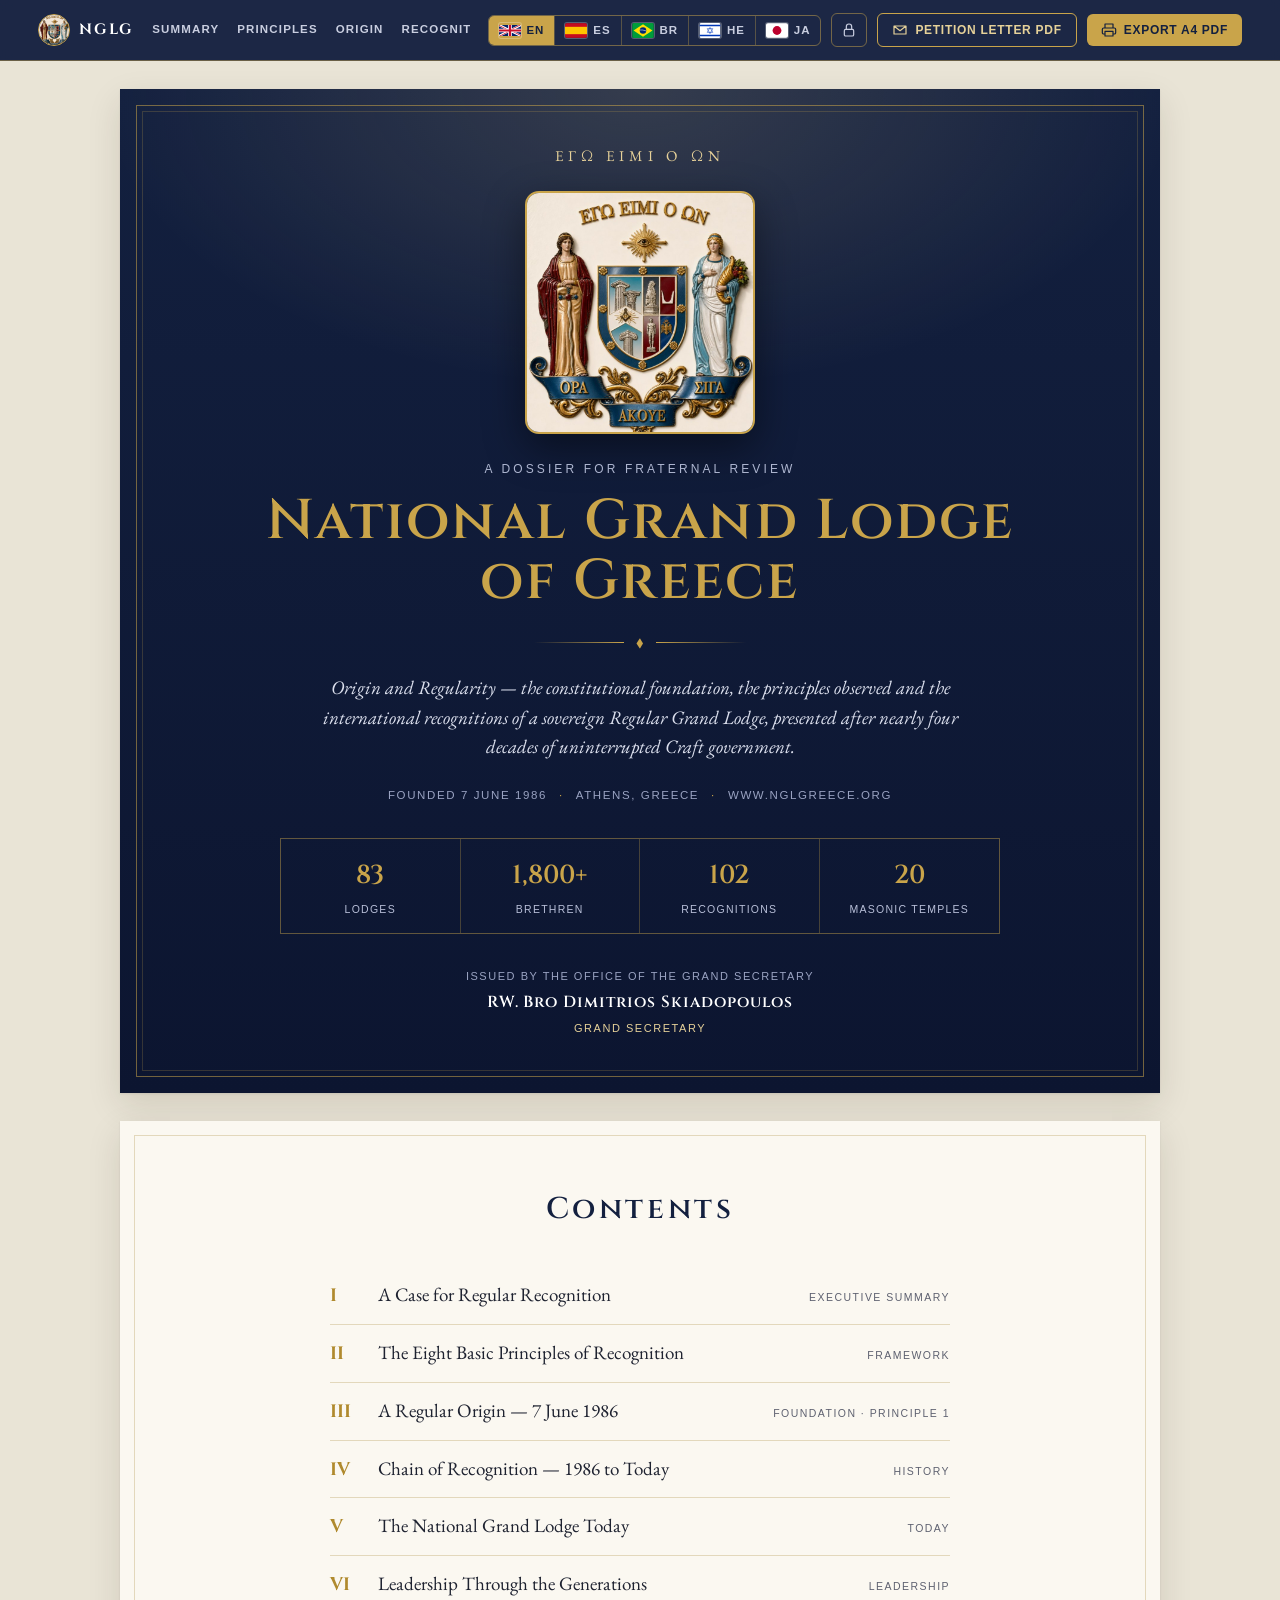
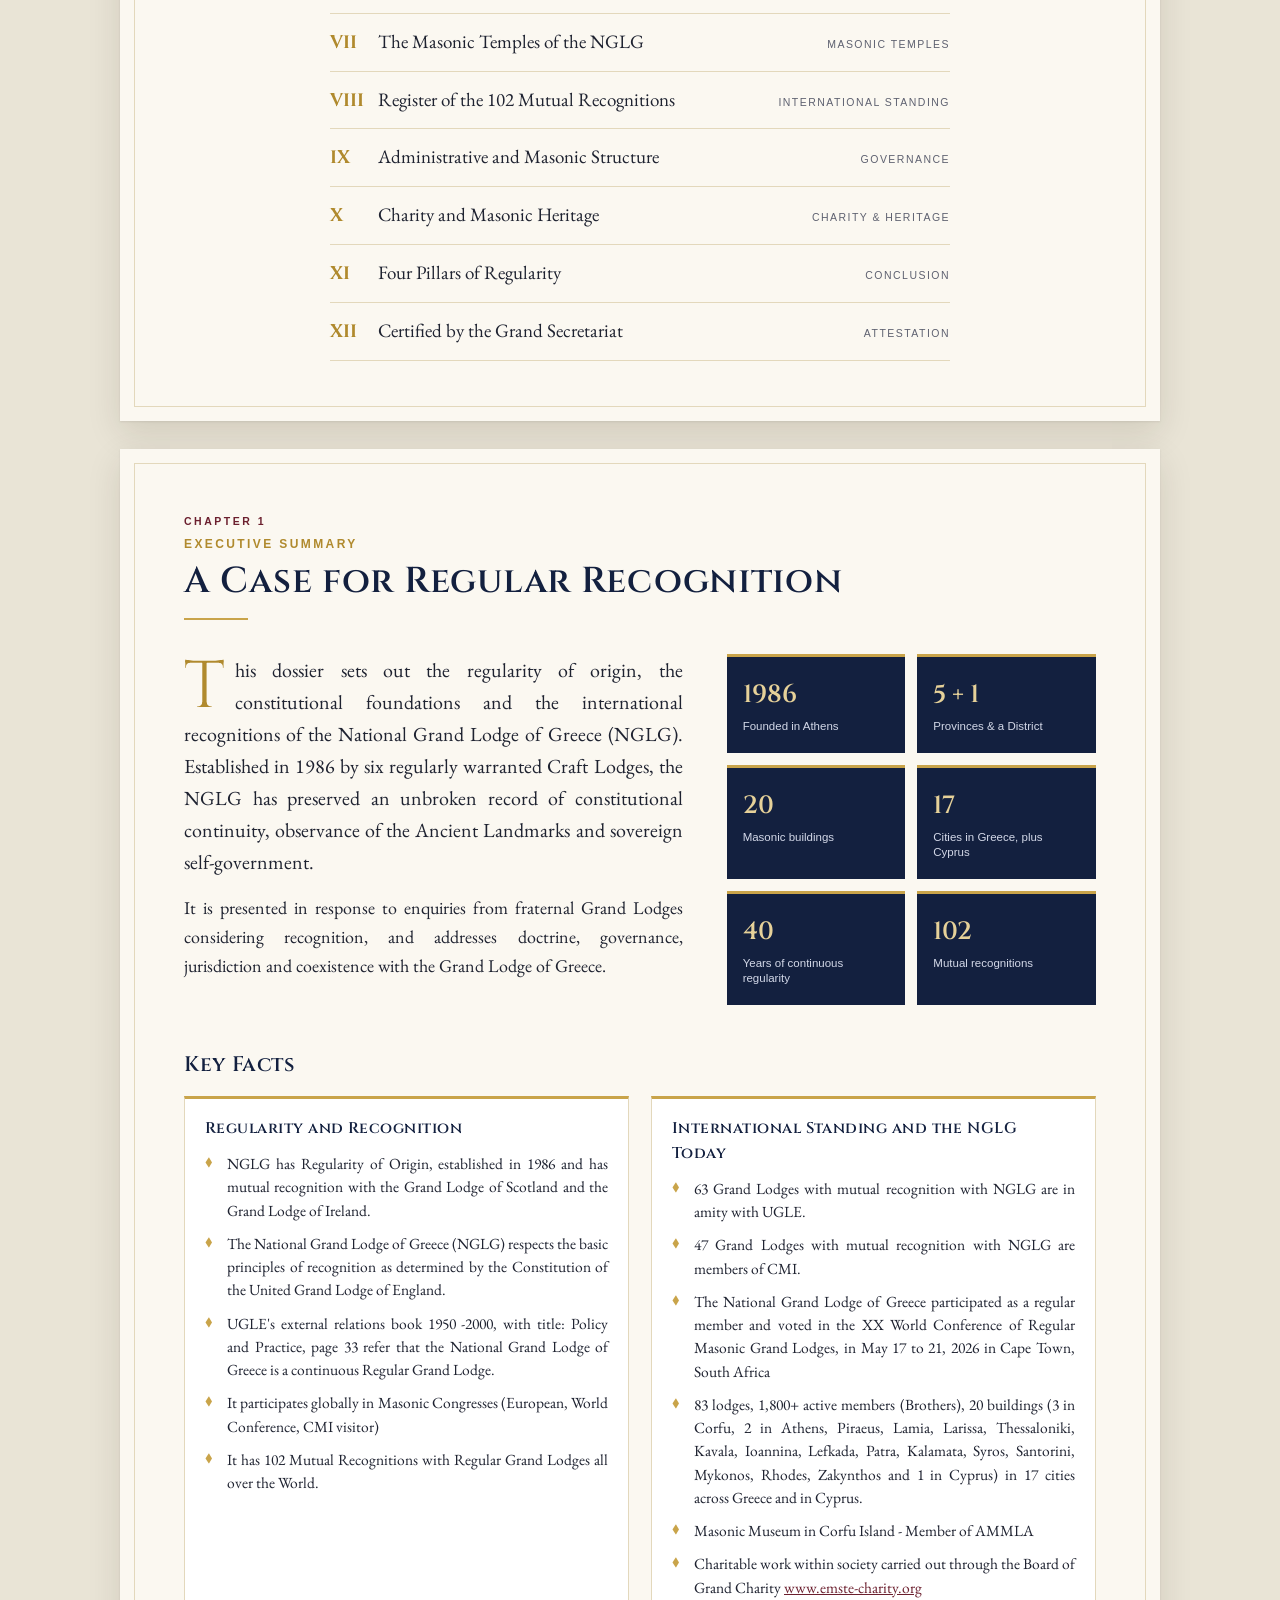
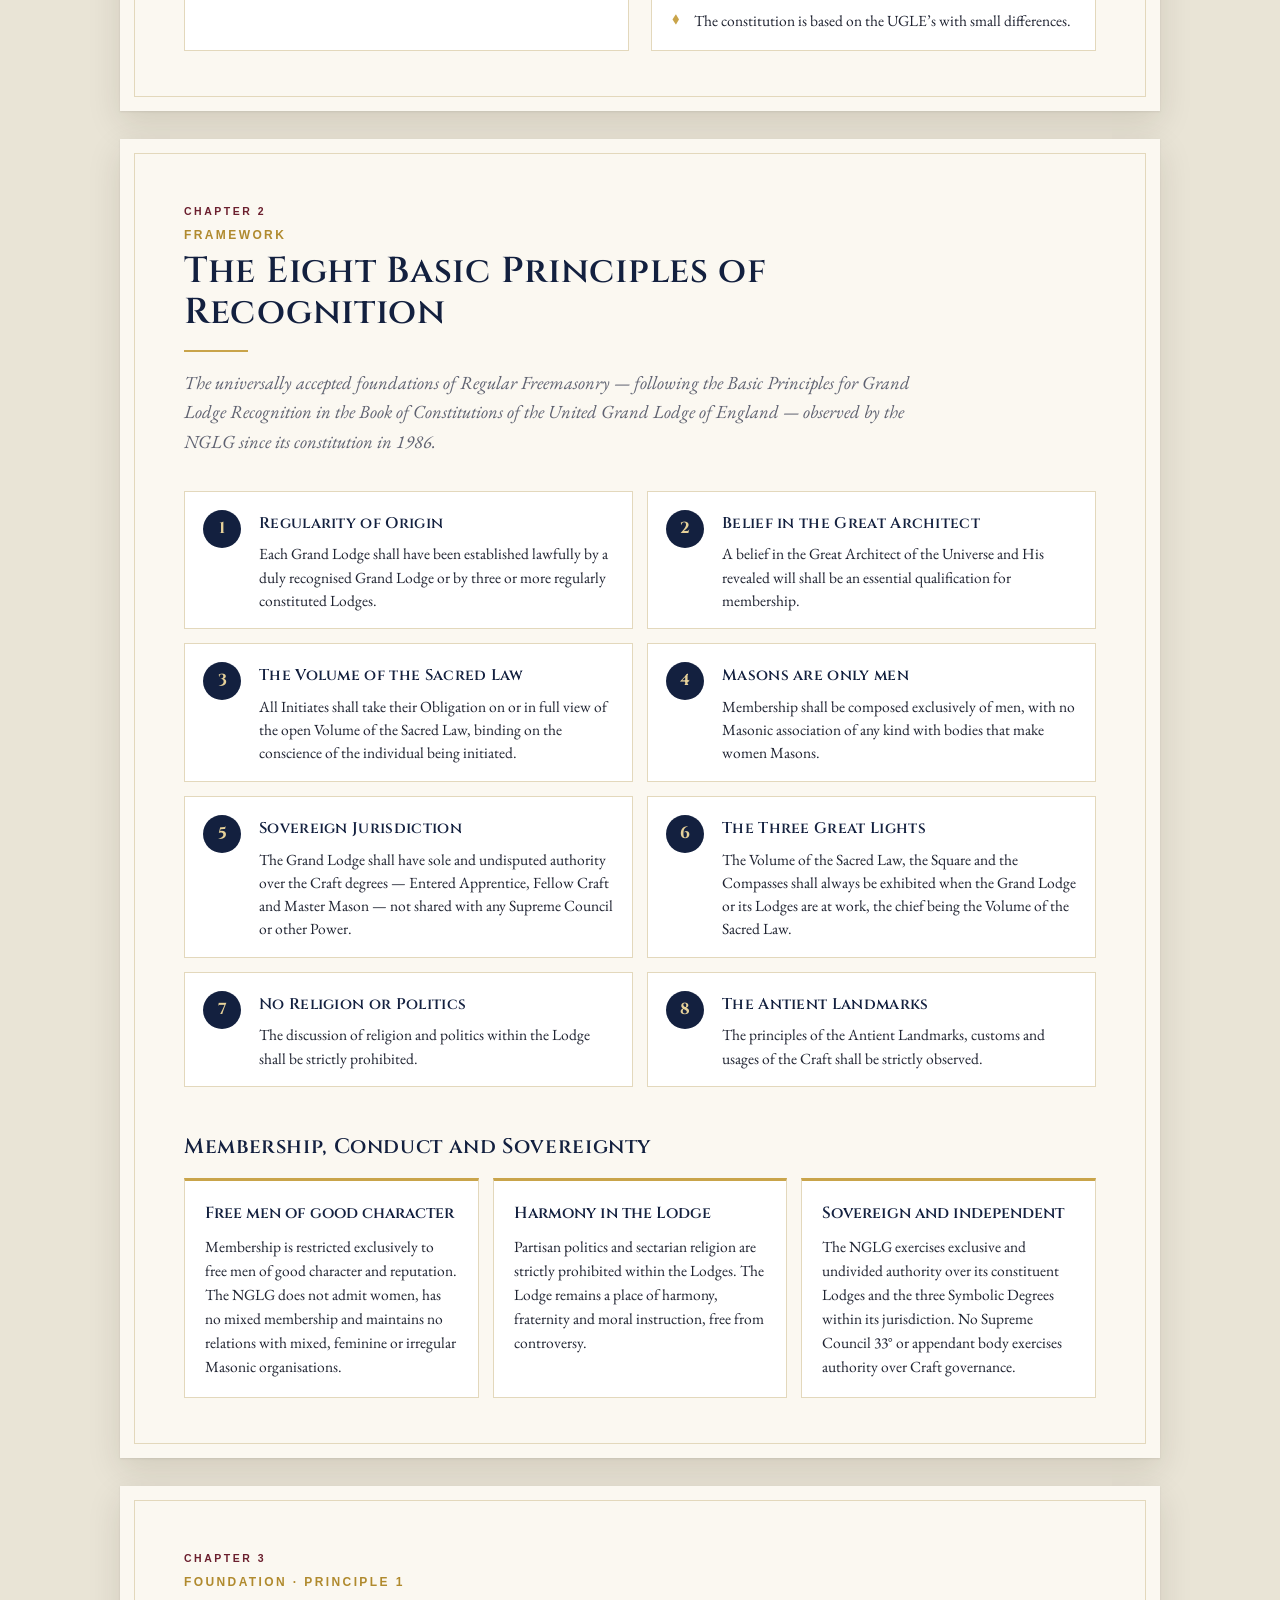
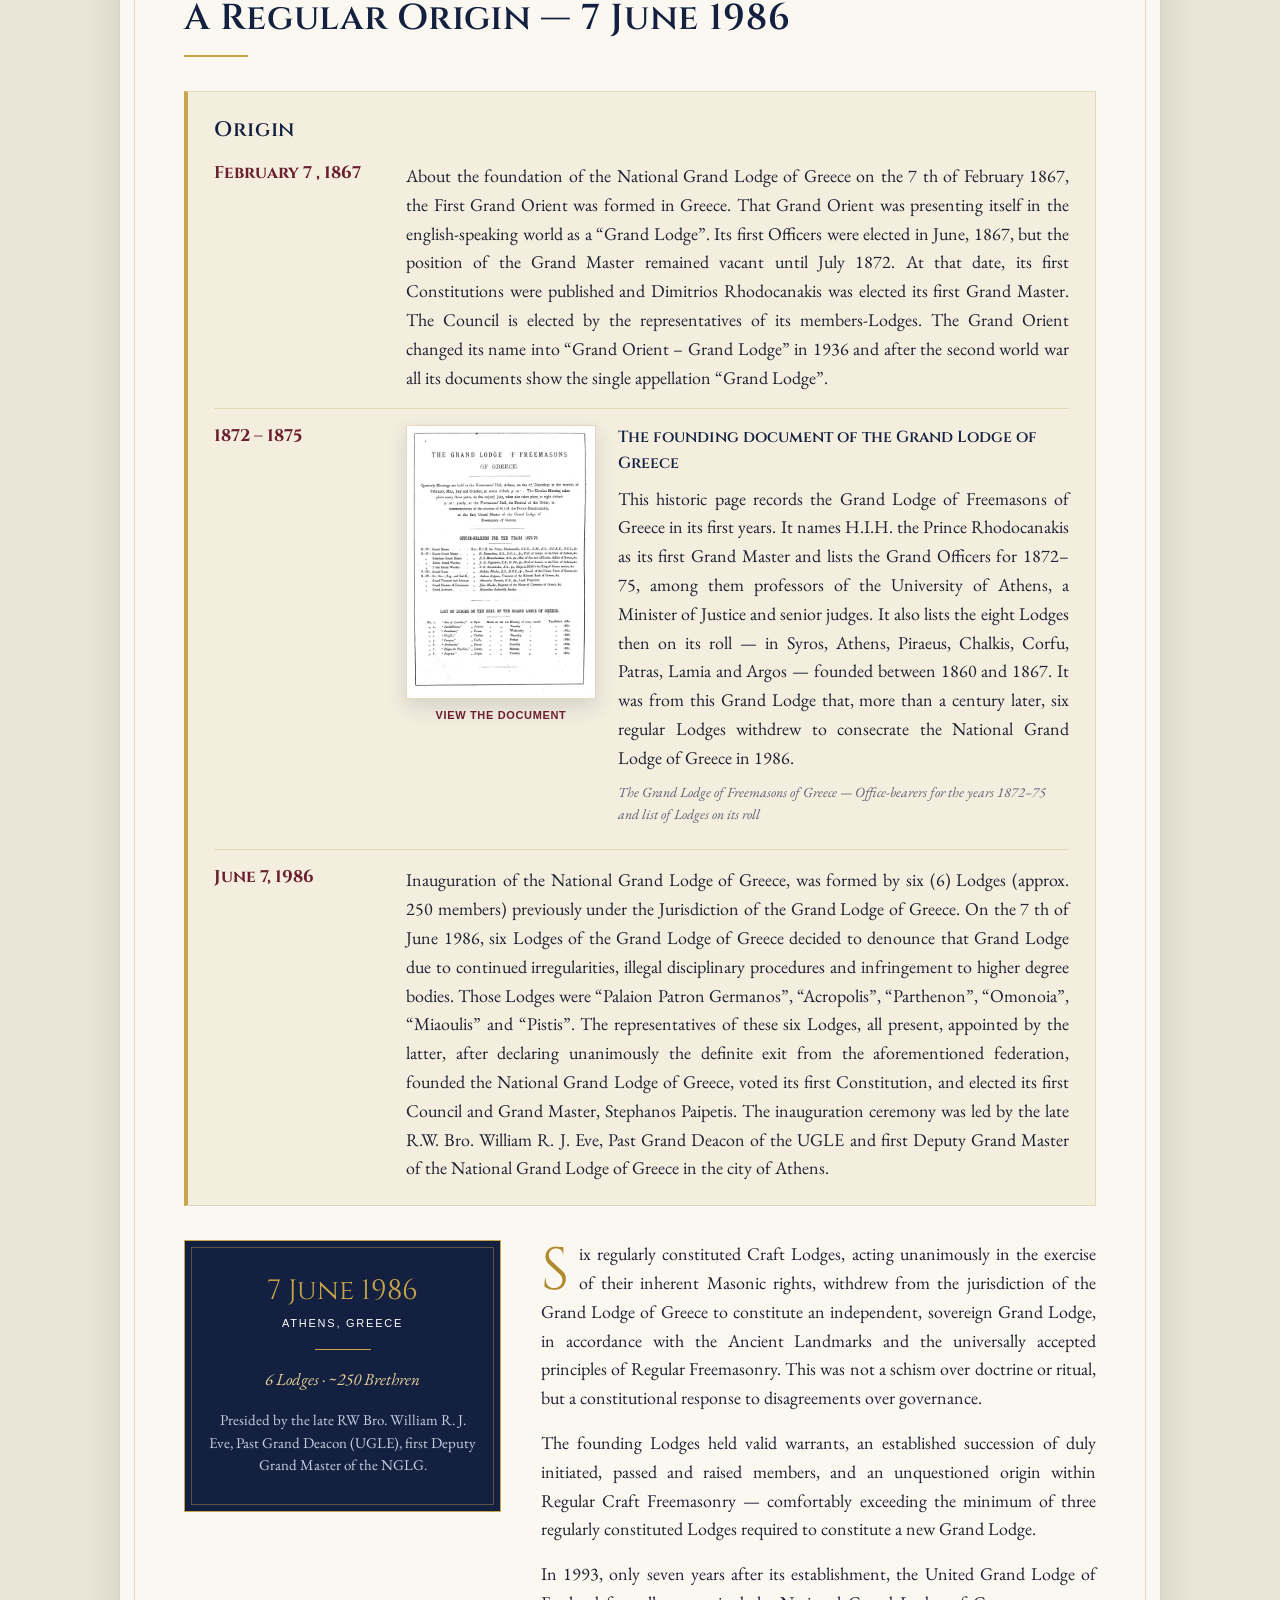
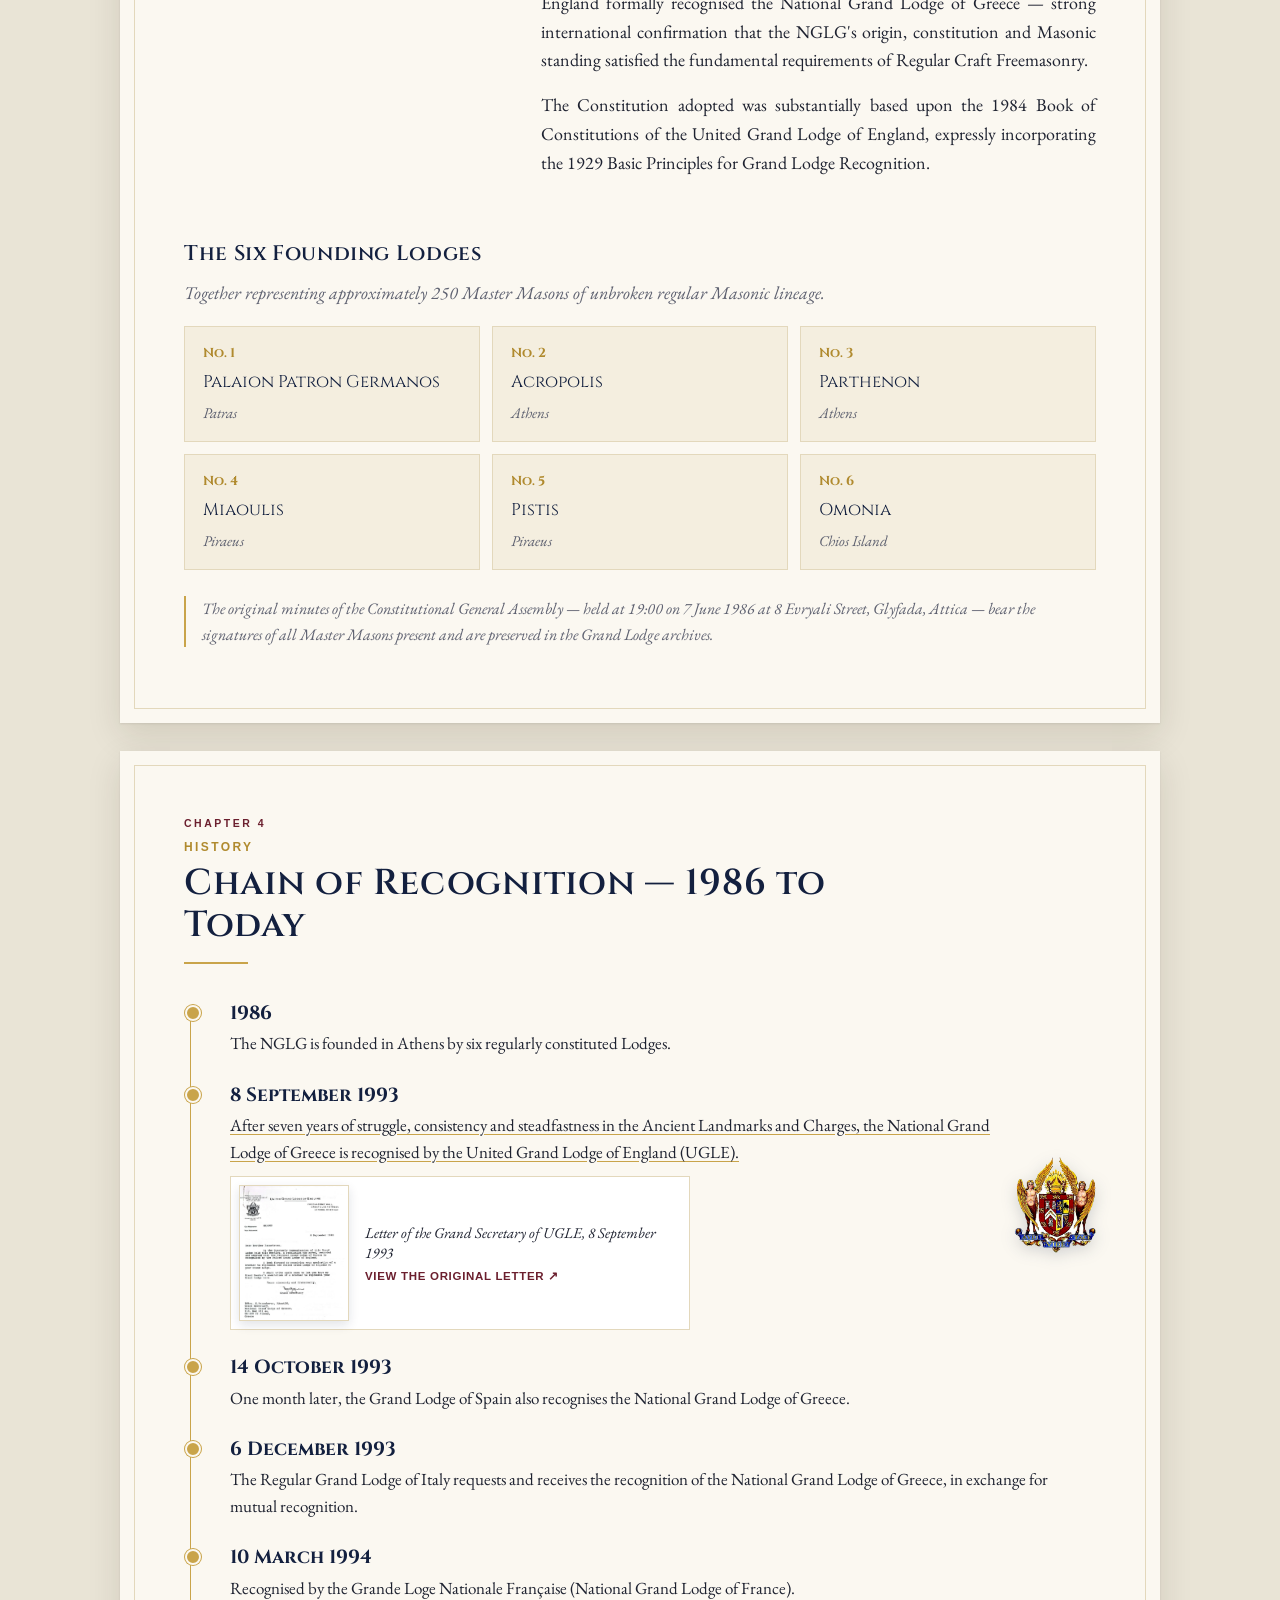
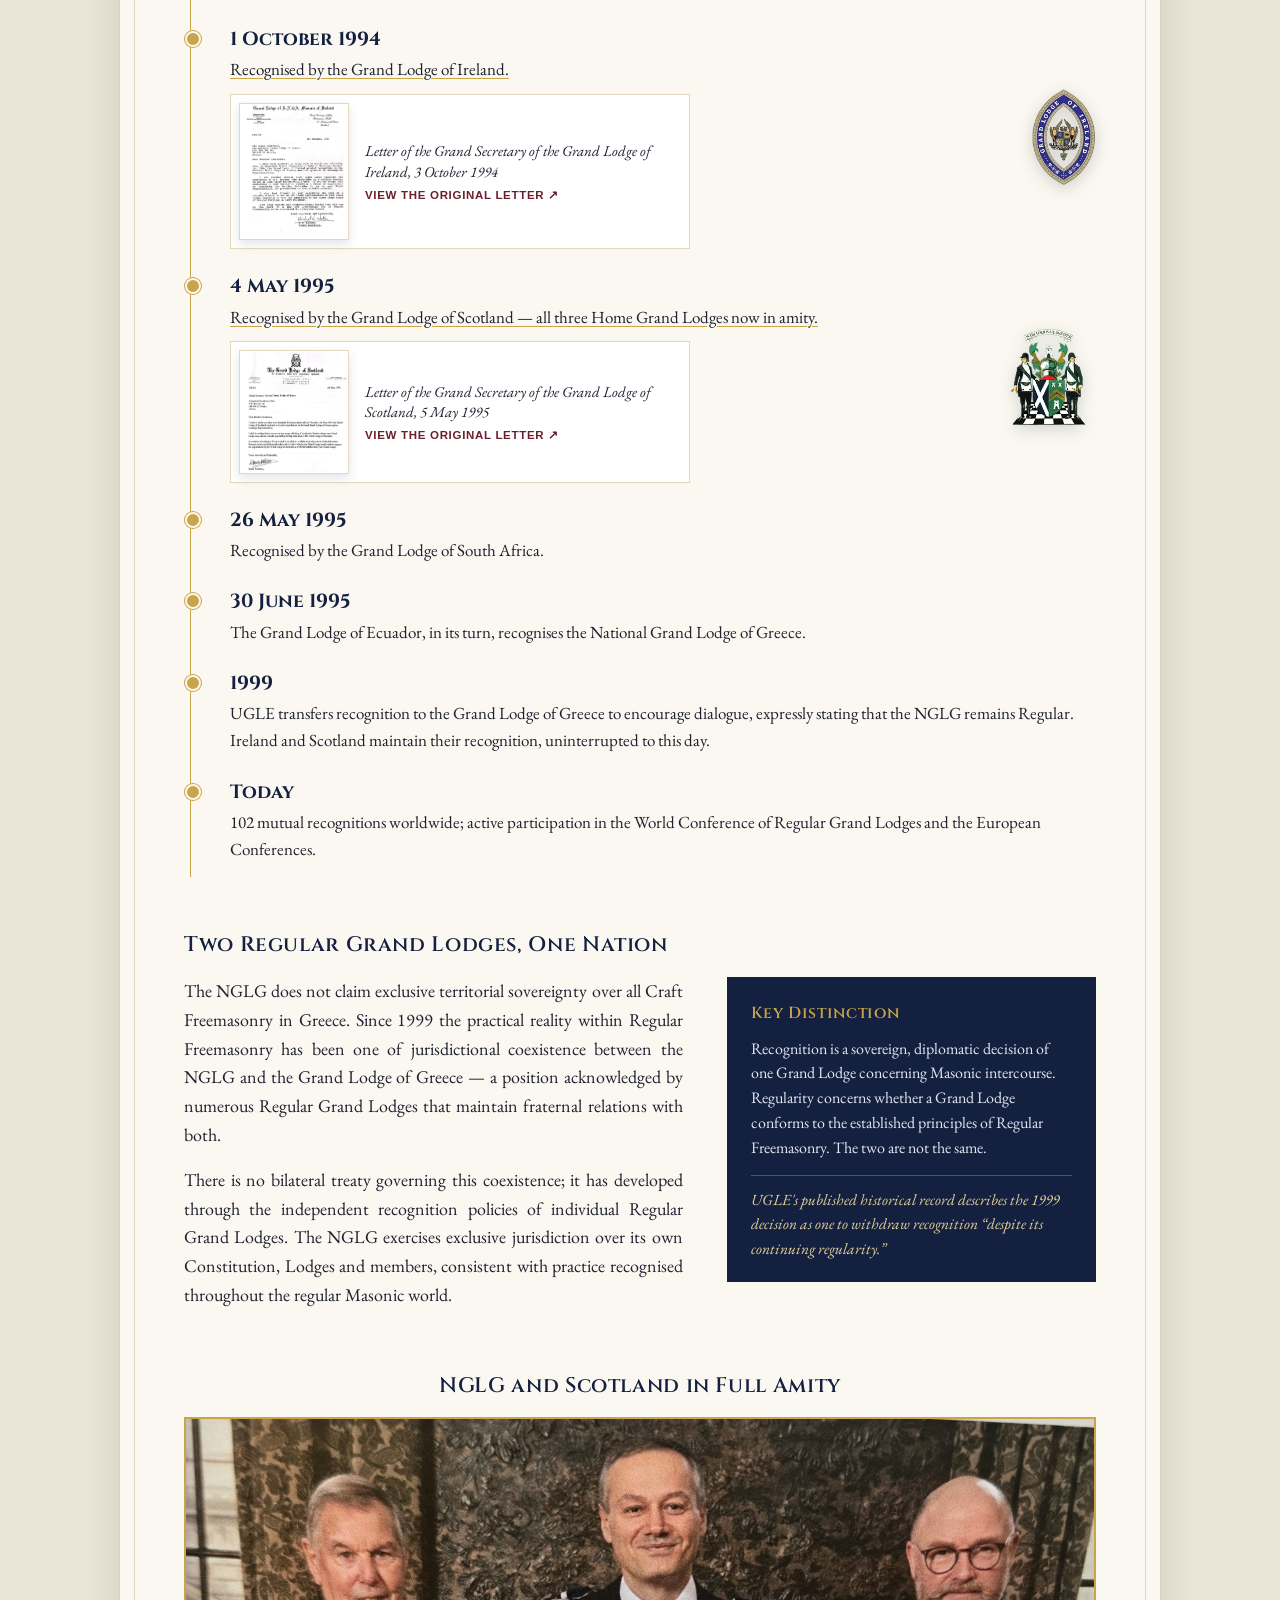
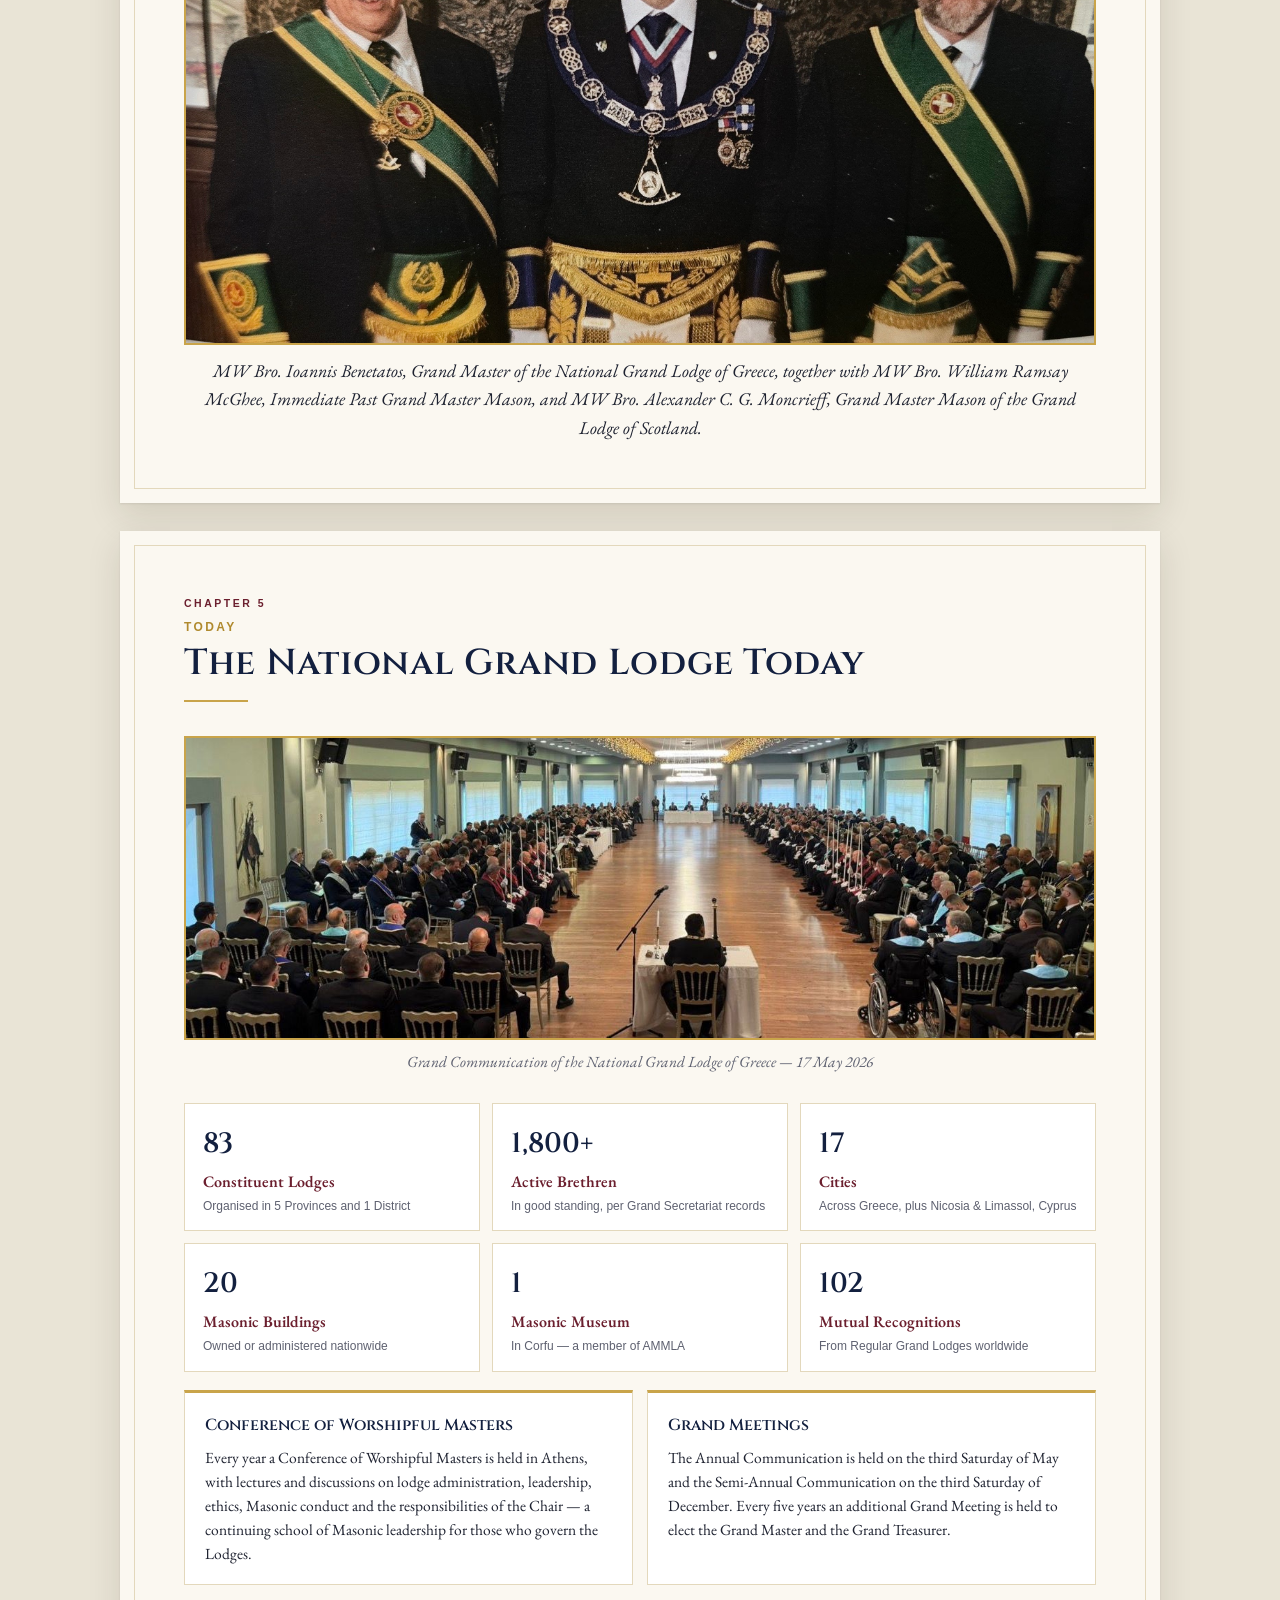
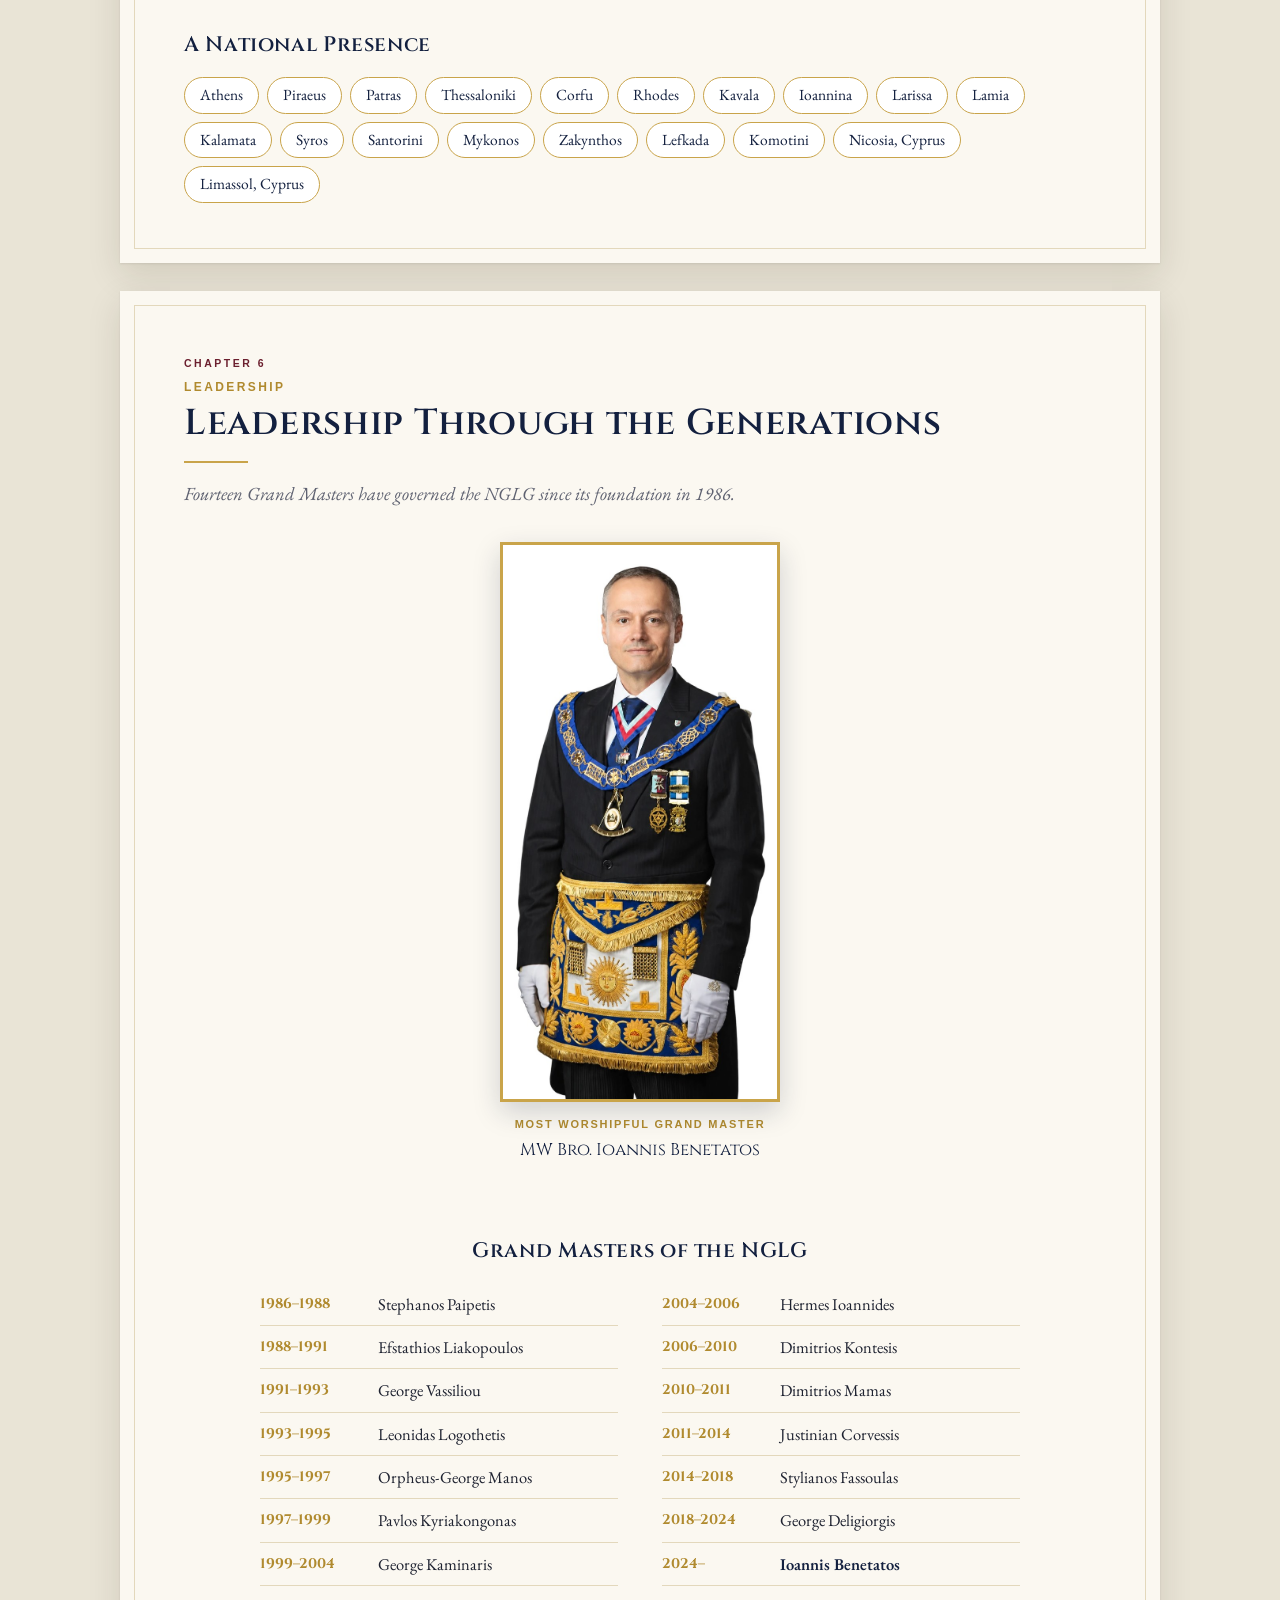
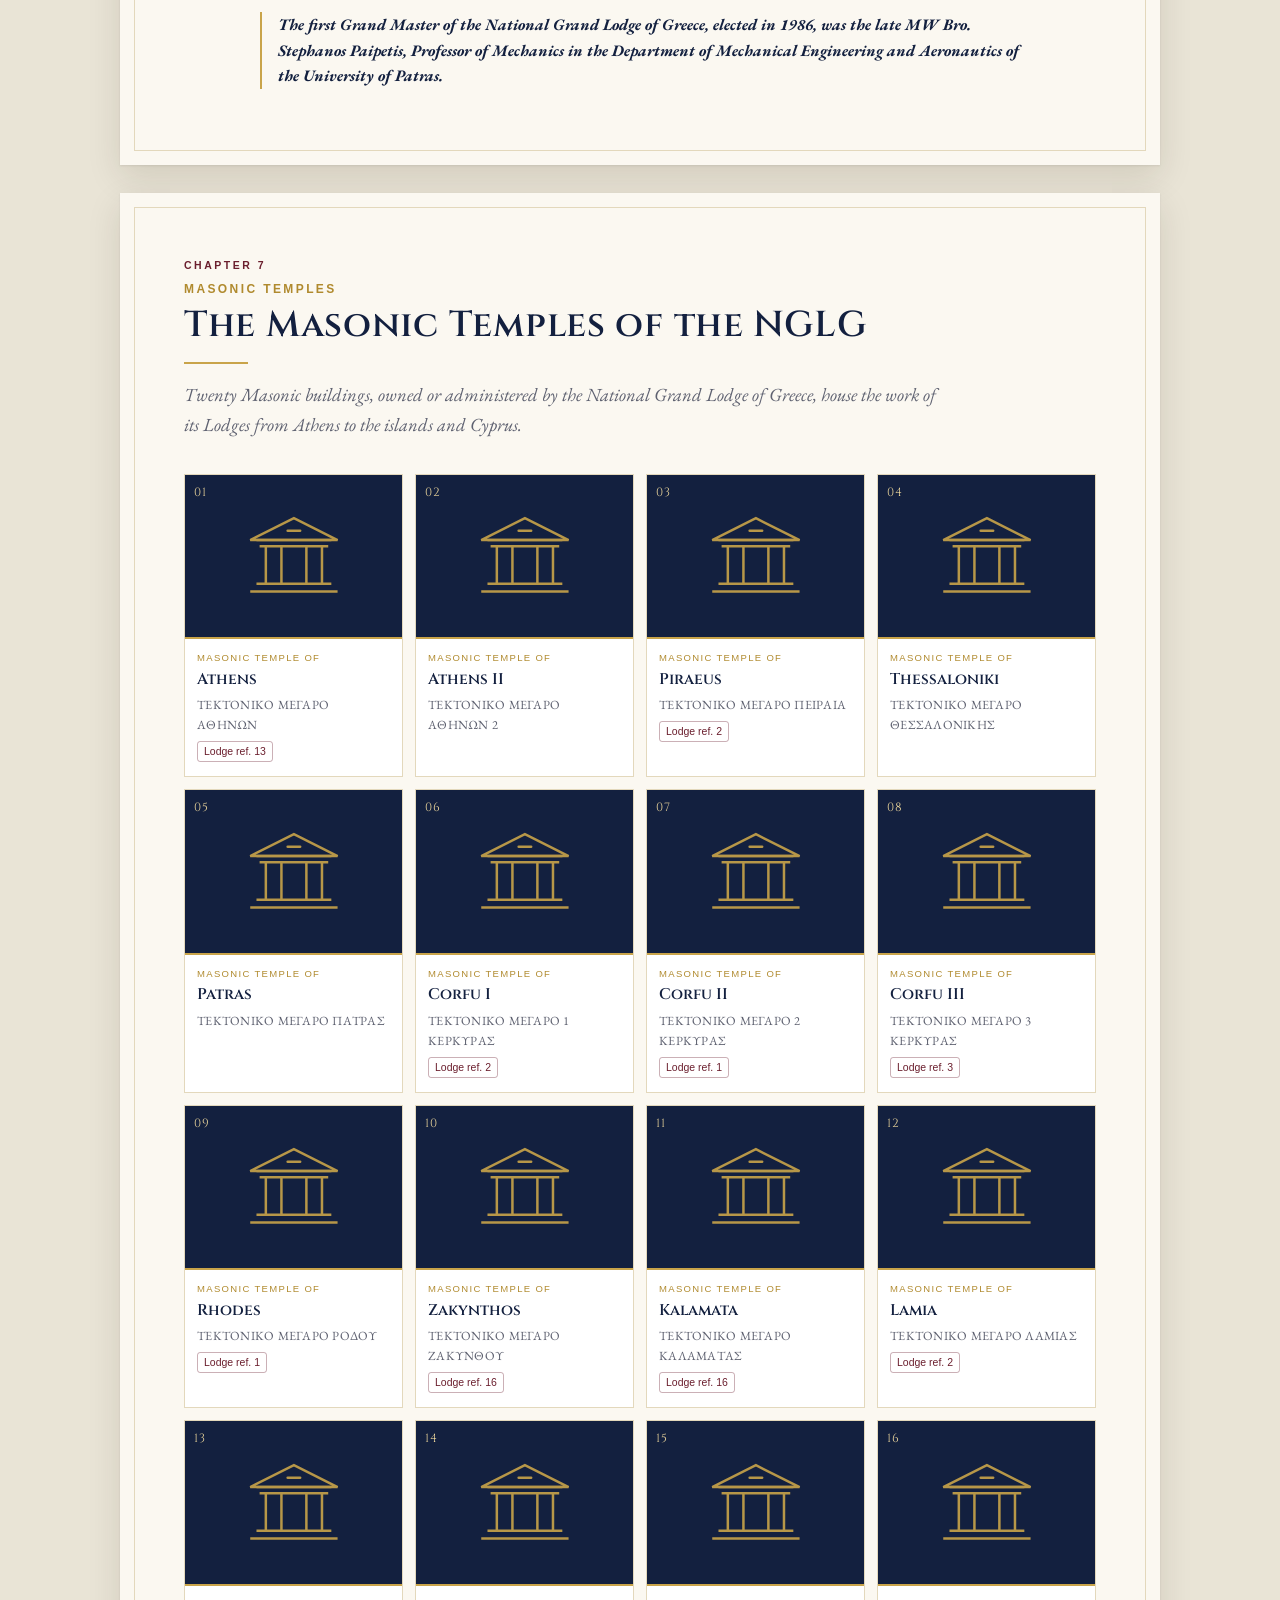
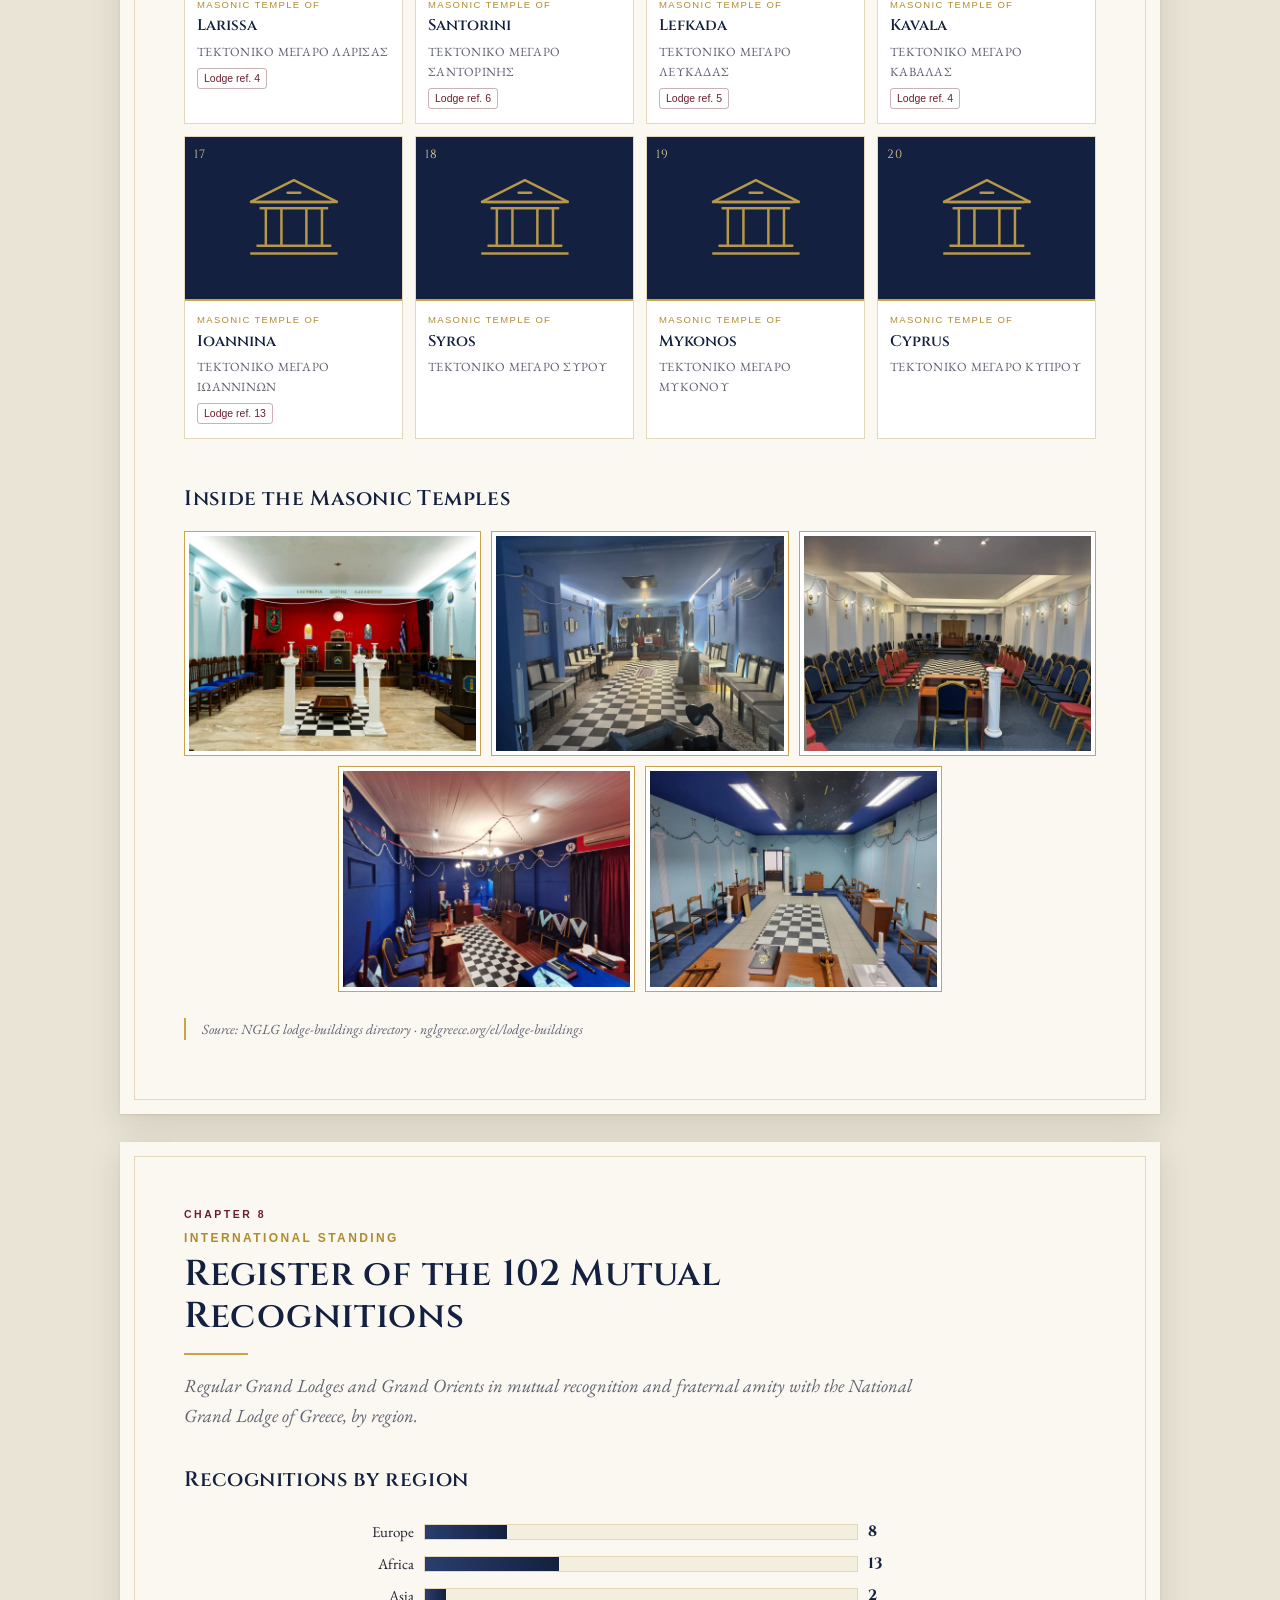
<file: index.html>
<!DOCTYPE html>
<html lang="en">
<head>
<meta charset="UTF-8">
<meta name="viewport" content="width=device-width, initial-scale=1">
<title>Origin and Regularity — National Grand Lodge of Greece</title>
<meta name="description" content="Origin and Regularity of the National Grand Lodge of Greece — a dossier for fraternal review, in English, Spanish, Brazilian Portuguese, Hebrew and Japanese, exportable as an A4 PDF.">
<meta name="author" content="RW. Bro Dimitrios Skiadopoulos, Grand Secretary">
<link rel="icon" href="assets/nglg-crest.jpg">
<link rel="preconnect" href="https://fonts.googleapis.com">
<link rel="preconnect" href="https://fonts.gstatic.com" crossorigin>
<link href="https://fonts.googleapis.com/css2?family=Cinzel:wght@500;600;700&family=EB+Garamond:ital,wght@0,400;0,500;0,600;1,400;1,500&display=swap" rel="stylesheet">
<link rel="stylesheet" href="assets/style.css">
<style id="pageRunStyle"></style>
<link rel="stylesheet" href="assets/locales.css">
</head>
<body>

<!-- ============ TOOLBAR (screen only) ============ -->
<header class="toolbar no-print">
  <div class="toolbar-inner">
    <a class="brand" href="#cover"><img src="assets/nglg-crest.jpg" alt=""><span>NGLG</span></a>
    <nav class="toc-links" id="navLinks" aria-label="Sections"></nav>
    <div class="tools">
      <div class="lang" role="group" aria-label="Language" id="langGroup">
        <button type="button" data-lang="en" title="English"><svg viewBox="0 0 60 30" aria-hidden="true"><clipPath id="gbc"><path d="M0 0v30h60V0z"/></clipPath><clipPath id="gbt"><path d="M30 15h30v15zv15H0zH0V0zV0h30z"/></clipPath><g clip-path="url(#gbc)"><path d="M0 0v30h60V0z" fill="#012169"/><path d="M0 0l60 30m0-30L0 30" stroke="#fff" stroke-width="6"/><path d="M0 0l60 30m0-30L0 30" clip-path="url(#gbt)" stroke="#C8102E" stroke-width="4"/><path d="M30 0v30M0 15h60" stroke="#fff" stroke-width="10"/><path d="M30 0v30M0 15h60" stroke="#C8102E" stroke-width="6"/></g></svg><span>EN</span></button>
        <button type="button" data-lang="es" title="Español"><svg viewBox="0 0 750 500" aria-hidden="true"><rect width="750" height="500" fill="#c60b1e"/><rect width="750" height="250" y="125" fill="#ffc400"/></svg><span>ES</span></button>
        <button type="button" data-lang="pt" title="Português (Brasil)"><svg viewBox="0 0 720 504" aria-hidden="true"><rect width="720" height="504" fill="#009c3b"/><path d="M360 42 678 252 360 462 42 252z" fill="#ffdf00"/><circle cx="360" cy="252" r="110" fill="#002776"/><path d="M252 230c70-14 160-4 218 36l-6 14c-56-38-142-48-210-34z" fill="#fff"/></svg><span>BR</span></button>

        <button type="button" data-lang="he" title="עברית" aria-label="עברית — Hebrew"><svg viewBox="0 0 66 48" aria-hidden="true"><rect width="66" height="48" fill="#fff"/><path d="M0 8h66M0 40h66" stroke="#0038b8" stroke-width="5"/><path d="M33 14l9 16H24zM33 34l9-16H24z" fill="none" stroke="#0038b8" stroke-width="1.6"/></svg><span>HE</span></button>
        <button type="button" data-lang="ja" title="日本語" aria-label="日本語 — Japanese"><svg viewBox="0 0 60 40" aria-hidden="true"><rect width="60" height="40" fill="#fff"/><circle cx="30" cy="20" r="12" fill="#bc002d"/></svg><span>JA</span></button>
      </div>
      <button type="button" class="btn-lock" id="btnLock"><svg viewBox="0 0 24 24" aria-hidden="true"><rect x="5" y="11" width="14" height="10" rx="2" fill="none" stroke="currentColor" stroke-width="1.8"/><path d="M8 11V7a4 4 0 0 1 8 0v4" fill="none" stroke="currentColor" stroke-width="1.8"/></svg></button>
      <a class="btn-print btn-letter" id="btnLetter" href="letter.html"><svg viewBox="0 0 24 24" aria-hidden="true"><path d="M3 6h18v12H3z M3 6l9 7 9-7" fill="none" stroke="currentColor" stroke-width="1.8" stroke-linejoin="round"/></svg><span data-t="petitionBtn"></span></a>
      <button type="button" class="btn-print" id="btnPrint"><svg viewBox="0 0 24 24" aria-hidden="true"><path d="M6 9V3h12v6M6 18H4a2 2 0 0 1-2-2v-5a2 2 0 0 1 2-2h16a2 2 0 0 1 2 2v5a2 2 0 0 1-2 2h-2M6 14h12v7H6z" fill="none" stroke="currentColor" stroke-width="1.8" stroke-linejoin="round"/></svg><span data-t="exportPdf"></span></button>
    </div>
  </div>
</header>

<main id="doc">

<!-- ============ COVER ============ -->
<section class="page cover" id="cover">
  <div class="cover-frame">
    <p class="cover-motto" data-t="motto"></p>
    <img class="cover-crest" src="assets/nglg-crest.jpg" alt="Coat of arms of the National Grand Lodge of Greece">
    <p class="cover-kicker" data-t="coverKicker"></p>
    <h1 class="cover-title"><span data-t="coverTitle1"></span><span data-t="coverTitle2"></span></h1>
    <div class="ornament"><span></span><i>◆</i><span></span></div>
    <p class="cover-sub" data-t="coverSub"></p>
    <ul class="cover-meta" data-list="coverMeta"></ul>
    <div class="cover-stats" id="coverStats"></div>
    <div class="cover-issued">
      <span data-t="coverIssued"></span>
      <strong>RW. Bro Dimitrios Skiadopoulos</strong>
      <em data-t="attSign"></em>
    </div>
  </div>
</section>

<!-- ============ CONTENTS ============ -->
<section class="page toc-page" id="contents">
  <div class="wrap">
    <h2 class="toc-title" data-t="tocTitle"></h2>
    <ol class="toc-list" id="tocList"></ol>
  </div>
</section>

<!-- ============ 1. SUMMARY ============ -->
<section class="page chapter" id="summary" data-ch="1">
  <div class="wrap">
    <header class="ch-head"><span class="ch-num"></span><p class="eyebrow" data-t="sumEyebrow"></p><h2 data-t="sumTitle"></h2></header>
    <div class="two-col">
      <div class="prose"><p class="lead dropcap" data-t="sumP1"></p><p data-t="sumP2"></p></div>
      <div class="stat-grid" id="sumStats"></div>
    </div>
    <div class="facts">
      <h3 class="sub-head" data-t="factsTitle"></h3>
      <div class="facts-cols">
        <div class="facts-group"><h4 data-t="factsA"></h4><ul id="factsList1"></ul></div>
        <div class="facts-group"><h4 data-t="factsB"></h4><ul id="factsList2"></ul></div>
      </div>
    </div>
  </div>
</section>

<!-- ============ 2. PRINCIPLES ============ -->
<section class="page chapter" id="principles" data-ch="2">
  <div class="wrap">
    <header class="ch-head"><span class="ch-num"></span><p class="eyebrow" data-t="prinEyebrow"></p><h2 data-t="prinTitle"></h2><p class="ch-lead" data-t="prinLead"></p></header>
    <ol class="principles" id="principlesList"></ol>
    <h3 class="sub-head" data-t="conductTitle"></h3>
    <div class="card-row" id="conductList"></div>
  </div>
</section>

<!-- ============ 3. ORIGIN ============ -->
<section class="page chapter" id="origin" data-ch="3">
  <div class="wrap">
    <header class="ch-head"><span class="ch-num"></span><p class="eyebrow" data-t="origEyebrow"></p><h2 data-t="origTitle"></h2></header>
    <div class="history">
      <h3 class="sub-head history-title" data-t="histTitle"></h3>
      <article class="hist-entry">
        <div class="hist-date" data-t="hist1Date"></div>
        <p data-t="hist1Text"></p>
      </article>
      <article class="hist-entry hist-doc">
        <div class="hist-date" data-t="histDocDate"></div>
        <div class="hist-doc-body">
          <a class="hist-doc-img" href="assets/documents/grand-lodge-of-greece-1872.jpg" target="_blank" rel="noopener">
            <img src="assets/documents/grand-lodge-of-greece-1872.jpg" alt="">
            <span data-t="histDocOpen"></span>
          </a>
          <div>
            <h4 data-t="histDocTitle"></h4>
            <p data-t="histDocText"></p>
            <p class="hist-doc-cap" data-t="histDocCap"></p>
          </div>
        </div>
      </article>
      <article class="hist-entry">
        <div class="hist-date" data-t="hist2Date"></div>
        <p data-t="hist2Text"></p>
      </article>
    </div>
    <div class="origin-grid">
      <aside class="plaque">
        <div class="plaque-date" data-t="origPlaqueDate"></div>
        <div class="plaque-place" data-t="origPlaquePlace"></div>
        <div class="plaque-rule"></div>
        <div class="plaque-figs" data-t="origPlaqueFigs"></div>
        <p class="plaque-note" data-t="origPlaqueNote"></p>
      </aside>
      <div class="prose">
        <p class="dropcap" data-t="origP1"></p>
        <p data-t="origP2"></p>
        <p data-t="origP3"></p>
        <p data-t="origP4"></p>
      </div>
    </div>
    <h3 class="sub-head" data-t="foundersTitle"></h3>
    <p class="sub-lead" data-t="foundersLead"></p>
    <div class="founders" id="foundersList"></div>
    <p class="note" data-t="minutesNote"></p>
  </div>
</section>

<!-- ============ 4. RECOGNITION HISTORY ============ -->
<section class="page chapter" id="recognition" data-ch="4">
  <div class="wrap">
    <header class="ch-head"><span class="ch-num"></span><p class="eyebrow" data-t="recEyebrow"></p><h2 data-t="recTitle"></h2></header>
    <ol class="timeline" id="timelineList"></ol>
    <h3 class="sub-head" data-t="coexTitle"></h3>
    <div class="two-col coex">
      <div class="prose"><p data-t="coexP1"></p><p data-t="coexP2"></p></div>
      <aside class="callout"><h4 data-t="keyTitle"></h4><p data-t="keyText"></p><blockquote data-t="keyQuote"></blockquote></aside>
    </div>
    <section aria-labelledby="scotland-amity-title" lang="en" dir="ltr" style="margin:32px 0 0;break-inside:avoid">
      <h3 id="scotland-amity-title" class="sub-head center">NGLG and Scotland in Full Amity</h3>
      <figure style="margin:0;width:100%">
        <img src="20261127_134758~2.jpg" alt="Fraternal meeting of the National Grand Lodge of Greece and the Grand Lodge of Scotland" style="display:block;width:100%;height:auto;box-sizing:border-box;border:2px solid var(--gold-2)">
        <figcaption style="margin-top:12px;text-align:center;font-style:italic">MW Bro. Ioannis Benetatos, Grand Master of the National Grand Lodge of Greece, together with MW Bro. William Ramsay McGhee, Immediate Past Grand Master Mason, and MW Bro. Alexander C. G. Moncrieff, Grand Master Mason of the Grand Lodge of Scotland.</figcaption>
      </figure>
    </section>
  </div>
</section>

<!-- ============ 5. TODAY ============ -->
<section class="page chapter" id="today" data-ch="5">
  <div class="wrap">
    <header class="ch-head"><span class="ch-num"></span><p class="eyebrow" data-t="todayEyebrow"></p><h2 data-t="todayTitle"></h2></header>
    <figure class="photo photo-wide" data-slot="meeting" data-default="assets/photos/grand-meeting.jpg">
      <div class="photo-box"></div>
      <figcaption data-t="meetingCaption"></figcaption>
    </figure>
    <div class="tiles" id="tilesList"></div>
    <div class="card-row two">
      <article class="card"><h4 data-t="eduTitle"></h4><p data-t="eduText"></p></article>
      <article class="card"><h4 data-t="meetTitle"></h4><p data-t="meetText"></p></article>
    </div>
    <h3 class="sub-head" data-t="citiesTitle"></h3>
    <ul class="chips" data-list="cities"></ul>
  </div>
</section>

<!-- ============ 6. LEADERSHIP ============ -->
<section class="page chapter" id="leadership" data-ch="6">
  <div class="wrap">
    <header class="ch-head"><span class="ch-num"></span><p class="eyebrow" data-t="leadEyebrow"></p><h2 data-t="leadTitle"></h2><p class="ch-lead" data-t="leadLead"></p></header>
    <div class="portraits single">
      <figure class="photo photo-portrait photo-tall" data-slot="gm" data-default="assets/photos/grand-master.jpg">
        <div class="photo-box"></div>
        <figcaption><span class="role" data-t="gmRole"></span><span class="name" data-t="gmName"></span></figcaption>
      </figure>
    </div>
    <h3 class="sub-head center" data-t="gmListTitle"></h3>
    <ol class="gm-list" id="gmList"></ol>
    <p class="note gm-first" data-t="gmFirstNote"></p>
  </div>
</section>

<!-- ============ 7. TEMPLES ============ -->
<section class="page chapter" id="temples" data-ch="7">
  <div class="wrap">
    <header class="ch-head"><span class="ch-num"></span><p class="eyebrow" data-t="templesEyebrow"></p><h2 data-t="templesTitle"></h2><p class="ch-lead" data-t="templesLead"></p></header>
    <div class="temples" id="templesList"></div>
    <h3 class="sub-head" data-t="galleryTitle"></h3>
    <div class="temple-gallery" id="templeGallery"></div>
    <p class="note small" data-t="templesSource"></p>
  </div>
</section>

<!-- ============ 8. REGISTER ============ -->
<section class="page chapter" id="register" data-ch="8">
  <div class="wrap">
    <header class="ch-head"><span class="ch-num"></span><p class="eyebrow" data-t="regEyebrow"></p><h2 data-t="regTitle"></h2><p class="ch-lead" data-t="regLead"></p></header>
    <div class="region-chart" id="regionChart" aria-label="Recognitions by region"></div>
    <div class="amity no-print">
      <div class="amity-head">
        <h3 class="sub-head" data-t="amityTitle"></h3>
        <a class="amity-open" href="https://nglg-amity-planet.pages.dev" target="_blank" rel="noopener"><span data-t="amityOpen"></span> ↗</a>
      </div>
      <p class="amity-lead" data-t="amityLead"></p>
      <iframe class="amity-frame" src="https://nglg-amity-planet.pages.dev" title="NGLG Amity Planet — mutual recognitions around the world" loading="eager" allow="fullscreen" referrerpolicy="no-referrer"></iframe>
    </div>
    <div class="reg-tools no-print">
      <input type="search" id="regSearch" autocomplete="off">
      <span class="reg-count" id="regCount"></span>
    </div>
    <table class="register">
      <colgroup><col class="c-no"><col class="c-country"><col></colgroup>
      <thead><tr id="regHead"></tr></thead>
      <tbody id="regBody"></tbody>
    </table>
    <div class="conf">
      <h3 class="sub-head" data-t="confTitle"></h3>
      <p class="conf-text" data-t="confText"></p>
      <div class="conf-photos">
        <figure><img src="assets/photos/egsc-london-2026.jpg" alt="Programme of the European Grand Secretaries Conference 2026, London"><figcaption data-t="confCap1"></figcaption></figure>
        <figure><img src="assets/photos/egsc-edinburgh-2024.jpg" alt="RW. Bro Dimitrios Skiadopoulos speaking at the conference in Edinburgh, 2024"><figcaption data-t="confCap2"></figcaption></figure>
      </div>
    </div>
  </div>
</section>

<!-- ============ 9. GOVERNANCE ============ -->
<section class="page chapter" id="governance" data-ch="9">
  <div class="wrap">
    <header class="ch-head"><span class="ch-num"></span><p class="eyebrow" data-t="govEyebrow"></p><h2 data-t="govTitle"></h2></header>
    <div class="prose cols"><p data-t="govP1"></p><p data-t="govP2"></p></div>
    <h3 class="sub-head" data-t="bodiesTitle"></h3>
    <p class="sub-lead" data-t="bodiesLead"></p>
    <ol class="bodies" data-list="bodies"></ol>
    <h3 class="sub-head center" data-t="medalTitle"></h3>
    <div class="medals">
      <figure class="medal">
        <img src="assets/photos/ambassador-medal.jpg" alt="Medal of the Ambassador of the National Grand Lodge of Greece">
        <figcaption><strong data-t="medalCap"></strong><span data-t="medalDesc"></span></figcaption>
      </figure>
      <figure class="medal">
        <img src="assets/photos/grand-representative-jewel.jpg" alt="Jewel of the Grand Representatives and Honorary Members of the National Grand Lodge of Greece">
        <figcaption><strong data-t="jewelCap"></strong><span data-t="jewelDesc"></span></figcaption>
      </figure>
      <figure class="medal">
        <img src="assets/photos/benevolent-fund-jewel.jpg" alt="Jewel of the Grand Master's Benevolent Fund, 1986–2026">
        <figcaption><strong data-t="bfCap"></strong><span data-t="bfDesc"></span></figcaption>
      </figure>
    </div>
  </div>
</section>

<!-- ============ 10. CHARITY & HERITAGE ============ -->
<section class="page chapter" id="charity" data-ch="10">
  <div class="wrap">
    <header class="ch-head"><span class="ch-num"></span><p class="eyebrow" data-t="chEyebrow"></p><h2 data-t="chTitle"></h2><p class="ch-lead" data-t="chLead"></p></header>
    <article class="charity">
      <div class="charity-mark"><img src="assets/photos/stamps/charity-emblem.jpg" alt="Emblem of the Grand Charity of Greece"></div>
      <div>
        <h3 data-t="charityTitle"></h3>
        <p data-t="charityText"></p>
        <a class="charity-link" href="https://emste-charity.org/" target="_blank" rel="noopener"><span data-t="charityLink"></span> · emste-charity.org</a>
      </div>
    </article>
    <h3 class="sub-head" data-t="stampsTitle"></h3>
    <p class="stamps-text" data-t="stampsText"></p>
    <div class="stamps" id="stampsList"></div>
  </div>
</section>

<!-- ============ 11. CONCLUSION ============ -->
<section class="page chapter" id="conclusion" data-ch="11">
  <div class="wrap">
    <header class="ch-head"><span class="ch-num"></span><p class="eyebrow" data-t="conEyebrow"></p><h2 data-t="conTitle"></h2><p class="ch-lead" data-t="conLead"></p></header>
    <div class="pillars" id="pillarsList"></div>
  </div>
</section>

<!-- ============ 12. ATTESTATION / SIGNATURE ============ -->
<section class="page chapter attestation" id="attestation" data-ch="12">
  <div class="wrap">
    <header class="ch-head"><span class="ch-num"></span><p class="eyebrow" data-t="attEyebrow"></p><h2 data-t="attTitle"></h2></header>
    <div class="att-body">
      <p class="att-text" data-t="attText"></p>
      <div class="att-grid">
        <figure class="photo photo-portrait photo-tall" data-slot="gs" data-default="assets/photos/grand-secretary.jpg">
          <div class="photo-box"></div>
          <figcaption><span class="role" data-t="gsRole"></span><span class="name" data-t="gsName"></span></figcaption>
        </figure>
        <div class="att-side">
          <img class="att-crest" src="assets/nglg-crest.jpg" alt="">
          <div class="signature">
            <div class="sig-place"><span data-t="attPlace"></span>, <span id="sigDate"></span></div>
            <div class="sig-line"></div>
            <div class="sig-name" data-t="attSigner"></div>
            <div class="sig-role" data-t="attSign"></div>
            <div class="sig-org" data-t="attOrg"></div>
          </div>
          <h3 class="sub-head center" data-t="contactTitle"></h3>
          <dl class="contact" id="contactList"></dl>
          <p class="tagline" data-t="tagline"></p>
        </div>
      </div>
    </div>
  </div>
</section>

</main>

<footer class="site-foot no-print"><span data-t="runFooter"></span></footer>

<input type="file" id="photoInput" accept="image/*" hidden>

<script src="assets/data-recognitions.js"></script>
<script src="assets/data-nglg.js"></script>
<script src="assets/i18n.js"></script>
<script src="assets/gate.js"></script>
<script src="assets/i18n-he-ja.js"></script>
<script src="assets/locale-support.js"></script>
<script src="assets/app.js"></script>
</body>
</html>
</file>
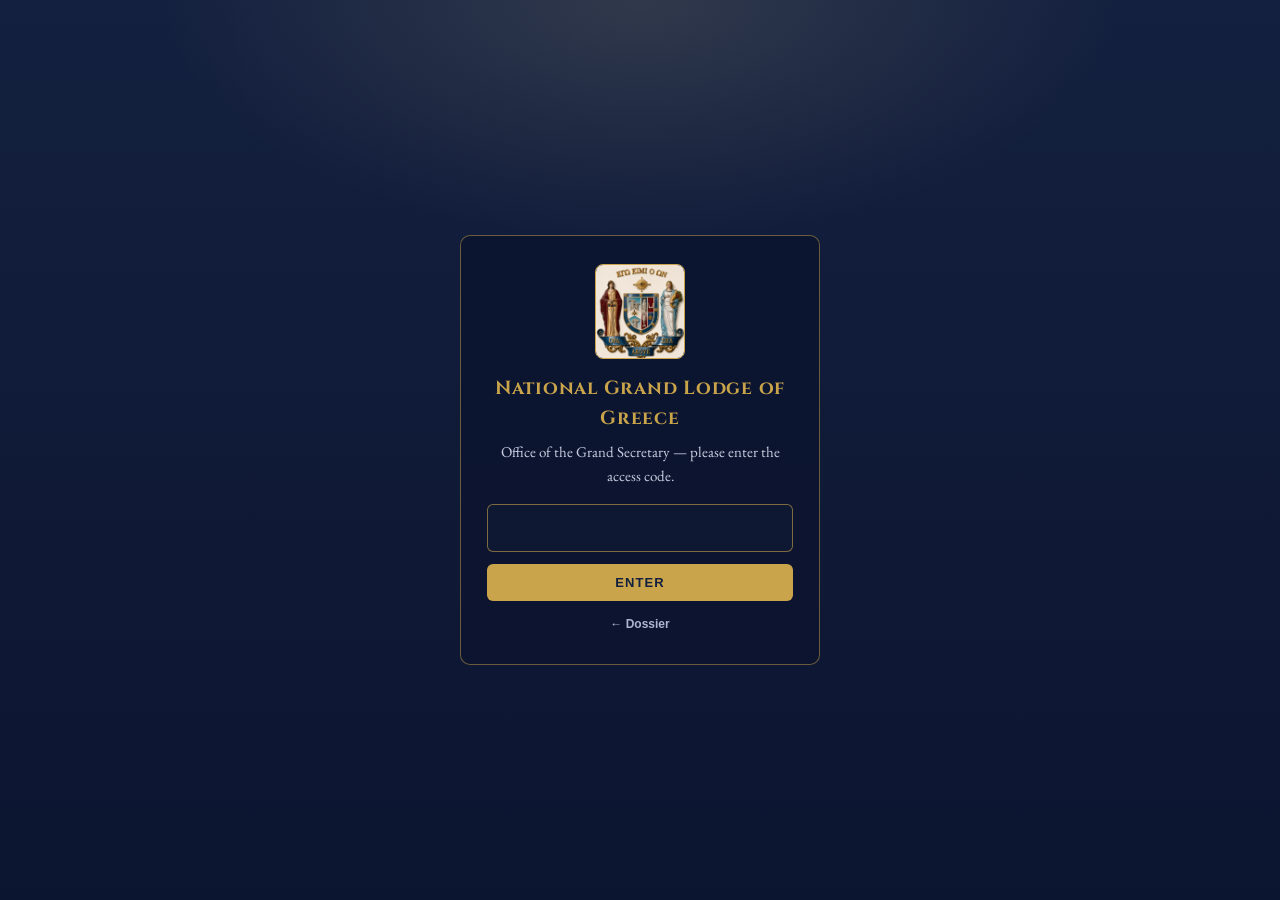
<file: letter.html>
<!DOCTYPE html>
<html lang="en">
<head>
<meta charset="UTF-8">
<meta name="viewport" content="width=device-width, initial-scale=1">
<title>Petition for Mutual Recognition — National Grand Lodge of Greece</title>
<meta name="author" content="RW. Bro Dimitrios Skiadopoulos, Grand Secretary">
<link rel="icon" href="assets/nglg-crest.jpg">
<link rel="preconnect" href="https://fonts.googleapis.com">
<link rel="preconnect" href="https://fonts.gstatic.com" crossorigin>
<link href="https://fonts.googleapis.com/css2?family=Cinzel:wght@500;600;700&family=EB+Garamond:ital,wght@0,400;0,500;0,600;1,400;1,500&display=swap" rel="stylesheet">
<style>
:root{
  --navy:#13203F; --navy-3:#2A3E6E; --gold:#B08A2E; --gold-2:#C9A44A; --gold-lt:#E6D199;
  --ivory:#FBF8F1; --vellum:#F4EEDF; --line:#E3D8BC; --ink:#1E2230; --muted:#5E6170; --burgundy:#6B1F2E;
  --serif:"EB Garamond","Garamond",Georgia,serif; --display:"Cinzel","EB Garamond",Georgia,serif;
  --sans:-apple-system,BlinkMacSystemFont,"Segoe UI",Roboto,Helvetica,Arial,sans-serif;
}
*{box-sizing:border-box}
body{margin:0;background:#E9E4D6;color:var(--ink);font-family:var(--serif);font-size:17.5px;line-height:1.6;-webkit-font-smoothing:antialiased}
img{display:block;max-width:100%}

/* toolbar */
.toolbar{position:sticky;top:0;z-index:20;background:rgba(19,32,63,.97);border-bottom:1px solid rgba(201,164,74,.45);font-family:var(--sans);color:#C9CEE0}
.tb-row{max-width:1100px;margin:0 auto;padding:10px 18px;display:flex;flex-wrap:wrap;align-items:center;gap:10px 14px}
.back{color:#fff;text-decoration:none;font:700 12px var(--sans);letter-spacing:.08em;text-transform:uppercase;border:1px solid rgba(201,164,74,.5);border-radius:6px;padding:8px 12px}
.back:hover{background:rgba(255,255,255,.08)}
.lang{display:flex;border:1px solid rgba(201,164,74,.5);border-radius:6px;overflow:hidden}
.lang button{display:flex;align-items:center;gap:6px;background:transparent;border:0;color:#C9CEE0;font:600 11.5px var(--sans);padding:7px 10px;cursor:pointer}
.lang button+button{border-left:1px solid rgba(201,164,74,.35)}
.lang svg{width:22px;height:15px;border-radius:2px}
.lang button[aria-pressed="true"]{background:var(--gold-2);color:var(--navy)}
.btn{margin-left:auto;display:flex;align-items:center;gap:7px;background:var(--gold-2);color:var(--navy);border:0;border-radius:6px;padding:9px 15px;font:700 12px var(--sans);letter-spacing:.06em;text-transform:uppercase;cursor:pointer}
.btn:hover{background:var(--gold-lt)}
.btn svg{width:16px;height:16px}
.fields{max-width:1240px;margin:0 auto;padding:0 18px 12px;display:grid;grid-template-columns:minmax(0,1.8fr) minmax(0,1.3fr) minmax(0,1.3fr) minmax(0,1.1fr) minmax(0,1fr) auto;gap:8px 12px}
.logo-field{display:flex;flex-direction:column;gap:3px;font-size:10.5px;letter-spacing:.1em;text-transform:uppercase;font-weight:700;color:var(--gold-lt)}
.logo-ctl{display:flex;align-items:center;gap:6px;height:36px}
.logo-prev{width:34px;height:34px;border-radius:5px;border:1px dashed rgba(201,164,74,.6);background:#fff center/contain no-repeat}
.logo-ctl button{font:700 11px var(--sans);letter-spacing:.04em;text-transform:none;border:0;border-radius:5px;padding:9px 10px;cursor:pointer;background:var(--gold-2);color:var(--navy);white-space:nowrap}
.logo-ctl button.alt{background:transparent;color:#C9CEE0;border:1px solid rgba(201,164,74,.5)}
.fields label{display:flex;flex-direction:column;gap:3px;font-size:10.5px;letter-spacing:.1em;text-transform:uppercase;font-weight:700;color:var(--gold-lt)}
.fields input{font:15px var(--serif);padding:7px 10px;border-radius:5px;border:1px solid rgba(201,164,74,.5);background:#0E1832;color:#fff}
.fields input::placeholder{color:#7F89A8}
.hint{grid-column:1/-1;font-size:11.5px;color:#8E97B5}

/* sheets */
main{padding:28px 12px 50px}
.sheet{background:#fff;width:210mm;min-height:297mm;margin:0 auto 26px;padding:16mm 18mm 20mm;box-shadow:0 1px 2px rgba(0,0,0,.08),0 14px 34px rgba(40,30,10,.14);position:relative}
.sheet::before{content:"";position:absolute;inset:7mm;border:1px solid var(--line);pointer-events:none}
.sheet::after{content:"";position:absolute;inset:8.2mm;border:.5px solid rgba(201,164,74,.45);pointer-events:none}

/* letterhead */
.head{display:grid;grid-template-columns:30mm 1fr 30mm;align-items:center;gap:6mm;padding-bottom:5mm;border-bottom:2px solid var(--gold-2);position:relative}
.head::after{content:"";position:absolute;left:0;right:0;bottom:-5px;height:1px;background:var(--gold-2)}
.head img{width:30mm;border-radius:6px;border:1px solid var(--gold-2)}
.head-c{text-align:center}
.motto{font-family:var(--display);letter-spacing:.3em;color:var(--gold);font-size:10.5px}
.org{font-family:var(--display);color:var(--navy);font-size:23px;font-weight:700;letter-spacing:.04em;line-height:1.15;margin-top:3px}
.orgsub{font-family:var(--sans);font-size:10px;letter-spacing:.22em;text-transform:uppercase;color:var(--burgundy);font-weight:700;margin-top:4px}
.orgaddr{font-size:12.5px;color:var(--muted);margin-top:3px}
.head-r{text-align:right;font-family:var(--display);font-size:10px;letter-spacing:.14em;color:var(--gold);text-transform:uppercase}
.head-r b{display:block;font-size:22px;color:var(--navy);letter-spacing:.04em}

.meta{display:flex;justify-content:space-between;gap:10mm;margin-top:9mm;font-size:15px}
.meta .ref{color:var(--muted)}
.recipient{margin-top:6mm;font-size:16px;line-height:1.45}
.recipient{display:flex;justify-content:space-between;align-items:center;gap:8mm}
.rcp-logo{width:30mm;height:30mm;flex:none;background:center/contain no-repeat}
.rcp-logo[hidden]{display:none}
.recipient .to{font-style:italic;color:var(--muted)}
.recipient .gm{font-weight:600}
.recipient .gl{font-family:var(--display);color:var(--navy);font-size:17px;font-weight:600}
.blank{display:inline-block;min-width:70mm;border-bottom:1px dotted var(--muted);height:1.1em;vertical-align:baseline}
.subject{margin:8mm 0 6mm;font-family:var(--display);color:var(--navy);font-size:15.5px;font-weight:700;letter-spacing:.03em;text-align:center;padding:3mm 4mm;border-top:1px solid var(--line);border-bottom:1px solid var(--line)}
.salutation{font-style:italic;font-size:17px;margin:0 0 4mm}
.body p{margin:0 0 3.6mm;text-align:justify;hyphens:auto;font-size:16px;line-height:1.58}
.body p:first-child::first-letter{font-family:var(--display);float:left;font-size:3em;line-height:.85;padding:4px 8px 0 0;color:var(--gold)}
.closing{margin-top:6mm;font-size:16px;break-inside:avoid}
.closing .c2{font-style:italic}
.sign{margin-top:16mm;display:flex;align-items:flex-end;gap:10mm;break-inside:avoid}
.sign-block{min-width:80mm}
.sign-line{border-top:1px solid var(--ink);padding-top:2mm}
.sign-name{font-family:var(--display);color:var(--navy);font-size:17px;font-weight:600}
.sign-role{font-family:var(--sans);font-size:10px;letter-spacing:.2em;text-transform:uppercase;color:var(--gold);font-weight:700;margin-top:1mm}
.sign-cmd{font-style:italic;color:var(--muted);font-size:13.5px;margin-top:1mm}
.seal{width:30mm;height:30mm;border-radius:50%;border:1.5px dashed rgba(176,138,46,.7);display:flex;align-items:center;justify-content:center;font-family:var(--display);font-size:10px;letter-spacing:.2em;color:var(--gold);text-transform:uppercase;flex:none}
.sign2{display:grid;grid-template-columns:1fr 38mm 1fr;align-items:start;gap:6mm;margin-top:8mm}
.sign2 .sign-block{min-width:0;text-align:center}
.sig-img{display:block;height:17mm;width:auto;max-width:100%;margin:0 auto -2mm;position:relative;z-index:1}
.seal-img{width:36mm;height:auto;justify-self:center;align-self:center;filter:drop-shadow(0 2px 3px rgba(19,32,63,.25))}
.sig-sm{height:13mm;margin-top:4mm;margin-bottom:-3mm}
.sl-signed{margin-top:0}
.sig-space{width:1px}
.seal-sm{width:36mm;height:auto;display:block;margin:0 auto}
.encl{margin-top:9mm;font-size:13.5px;color:var(--muted);break-inside:avoid}
.encl b{font-family:var(--sans);font-size:10px;letter-spacing:.16em;text-transform:uppercase;color:var(--burgundy)}
.encl ol{margin:1.5mm 0 0;padding-left:5mm}

/* annex */
.annex-head{text-align:center;margin:8mm 0 6mm}
.annex-head .k{font-family:var(--sans);font-size:10.5px;letter-spacing:.24em;text-transform:uppercase;color:var(--burgundy);font-weight:700}
.annex-head h2{font-family:var(--display);color:var(--navy);font-size:21px;line-height:1.25;margin:2mm 0 0}
.annex-head .orn{color:var(--gold-2);font-size:11px;margin-top:3mm;letter-spacing:.6em}
.annex-intro{font-size:16px;text-align:justify;margin:0 0 5mm}
.articles{list-style:none;padding:0;margin:0;counter-reset:a}
.articles li{counter-increment:a;display:grid;grid-template-columns:16mm 1fr;gap:3mm;padding:3mm 0;border-bottom:1px solid var(--line);break-inside:avoid}
.articles li::before{content:"Art. " counter(a,upper-roman);font-family:var(--display);color:var(--burgundy);font-weight:700;font-size:12.5px;padding-top:2px}
.articles h4{margin:0;font-family:var(--display);color:var(--navy);font-size:14px;letter-spacing:.03em}
.articles p{margin:1mm 0 0;font-size:15px;line-height:1.5;text-align:justify}
.annex-close{margin:5mm 0 0;font-style:italic;color:var(--muted);text-align:center;font-size:14.5px}
.parties{display:grid;grid-template-columns:1fr 1fr;gap:10mm;margin-top:8mm;break-inside:avoid}
.pd-row{display:grid;grid-template-columns:1fr 36mm;gap:4mm;align-items:center;margin-top:5mm}
.pd-row .pd{margin-top:0!important}
.seal-sm-ph{width:36mm!important;height:36mm!important;margin:0!important}
.party-head{display:flex;align-items:center;justify-content:center;gap:3mm;margin-bottom:6mm}
.party-head h5{margin:0!important;min-height:0!important;text-align:left}
.party-logo{width:14mm;height:14mm;flex:none;object-fit:contain;border-radius:3px}
.party-logo-x{display:inline-block;background:center/contain no-repeat;border:1px dashed rgba(176,138,46,.6)}
.party-logo-x.has{border:0}
.party h5{margin:0 0 6mm;font-family:var(--display);color:var(--navy);font-size:13.5px;text-align:center;letter-spacing:.03em;min-height:2.6em}
.sl{margin-top:13mm;border-top:1px solid var(--ink);padding-top:1.5mm;text-align:center}
.sl .r{font-family:var(--sans);font-size:9.5px;letter-spacing:.18em;text-transform:uppercase;color:var(--gold);font-weight:700}
.sl .n{font-size:14px}
.party .pd{margin-top:9mm;font-size:12.5px;color:var(--muted);border-top:1px dotted var(--muted);padding-top:1mm;text-align:center}
.party .seal{margin:7mm auto 0}

.site-foot{text-align:center;font-family:var(--sans);font-size:11.5px;color:#7D7663;padding-bottom:30px}

@media screen and (max-width:860px){
  .fields{grid-template-columns:1fr 1fr}
  .recipient{align-items:flex-start}
  .rcp-logo{width:22mm;height:22mm}
  .sheet{width:auto;min-height:0;padding:12mm 8mm 14mm}
  .sheet::before,.sheet::after{display:none}
  .head{grid-template-columns:20mm 1fr;}
  .head img{width:20mm}
  .head-r{display:none}
  .org{font-size:18px}
  .parties{grid-template-columns:1fr}
  .meta{flex-direction:column;gap:2mm}
  .sign{flex-direction:column;align-items:flex-start}
  .sign2{grid-template-columns:1fr;justify-items:center}
  .blank{min-width:40mm}
  .lang span,.btn span{display:none}
}

/* access gate */
body.gated .toolbar,body.gated main,body.gated .site-foot{display:none}
.gate{position:fixed;inset:0;z-index:100;display:flex;align-items:center;justify-content:center;padding:20px;background:radial-gradient(800px 400px at 50% 0%,rgba(230,209,153,.14),transparent 60%),linear-gradient(180deg,#13203F,#0C1530)}
body:not(.gated) .gate{display:none}
.gate-box{width:100%;max-width:360px;text-align:center;color:#fff;border:1px solid rgba(201,164,74,.5);border-radius:10px;padding:28px 26px;background:rgba(12,21,48,.85)}
.gate-box img{width:90px;margin:0 auto 14px;border-radius:8px;border:1px solid var(--gold-2)}
.gate-box h1{font-family:var(--display);color:var(--gold-2);font-size:19px;margin:0 0 6px;letter-spacing:.04em}
.gate-box p{margin:0 0 16px;color:#C9CEE0;font-size:15px}
.gate-box input{width:100%;font:22px var(--sans);letter-spacing:.4em;text-align:center;padding:10px;border-radius:6px;border:1px solid rgba(201,164,74,.6);background:#0E1832;color:#fff}
.gate-box button{margin-top:12px;width:100%;background:var(--gold-2);color:var(--navy);border:0;border-radius:6px;padding:11px;font:700 13px var(--sans);letter-spacing:.08em;text-transform:uppercase;cursor:pointer}
.gate-err{color:#F3A6A6!important;margin:10px 0 0!important;font-size:14px!important}
.gate-back{display:inline-block;margin-top:16px;color:#AEB6D0;font:600 12px var(--sans);text-decoration:none}

/* print: A4 */
@page{size:A4 portrait;margin:14mm 17mm 18mm}
@media print{
  *{-webkit-print-color-adjust:exact;print-color-adjust:exact}
  body{background:#fff;font-size:11pt}
  .toolbar,.site-foot{display:none!important}
  main{padding:0}
  .sheet{box-shadow:none;margin:0;width:auto;min-height:0;padding:0;break-after:page}
  .sheet:last-child{break-after:auto}
  .sheet::before,.sheet::after{display:none}
  .blank{min-width:70mm}
  .head::after{display:none}
  #annex .head{grid-template-columns:18mm 1fr 18mm;padding-bottom:3mm}
  #annex .head img{width:18mm}
  #annex .org{font-size:17px}
  #annex .head-r b{font-size:15px}
  .annex-head{margin:2mm 0 2mm}
  .annex-head h2{font-size:17px}
  .annex-head .orn{margin-top:1.5mm}
  .annex-intro{font-size:14px;margin-bottom:2mm;line-height:1.45}
  .articles li{padding:1mm 0;grid-template-columns:14mm 1fr}
  .articles p{font-size:13.5px;line-height:1.42}
  .annex-close{margin-top:3mm;font-size:13px}
  .parties{margin-top:3mm;gap:12mm}
  .party h5{margin-bottom:2mm;min-height:2.4em}
  .sl{margin-top:7mm}
  .party .pd{margin-top:5mm}
  .party .seal{width:16mm;height:16mm;margin-top:3mm;font-size:7px}
  .sig-sm{height:9mm;margin-top:1mm;margin-bottom:-1.2mm}
  #annex .sl{margin-top:4mm}
  #annex .sl-signed{margin-top:0}
  .party .pd{margin-top:3mm}
  .articles p{font-size:12.6px;line-height:1.4}
  .seal-sm{width:36mm;height:auto;margin:0}
  .sign2{margin-top:5mm}
  .party h5{min-height:0;font-size:12px}
  .party-head{margin-bottom:1mm}
  .pd-row{margin-top:2.5mm}
  .party-logo{width:10mm;height:10mm}
  .party-logo-x:not(.has){border-color:rgba(176,138,46,.35)}
  .rcp-logo{width:26mm;height:26mm}
}
</style>
<style id="runStyle"></style>
<link rel="stylesheet" href="assets/locales.css">
</head>
<body class="gated">
<div class="gate" id="gate" role="dialog" aria-modal="true" aria-labelledby="gateTitle">
  <form class="gate-box" id="gateForm" autocomplete="off">
    <img src="assets/nglg-crest.jpg" alt="">
    <h1 id="gateTitle">National Grand Lodge of Greece</h1>
    <p id="gateText">Office of the Grand Secretary — enter the access code.</p>
    <input id="gateCode" type="password" inputmode="numeric" autocomplete="off" aria-label="Access code" required>
    <button type="submit" id="gateBtn">Enter</button>
    <p class="gate-err" id="gateErr" hidden></p>
    <a class="gate-back" href="index.html">← Dossier</a>
  </form>
</div>

<header class="toolbar">
  <div class="tb-row">
    <a class="back" id="backLink" href="index.html">← <span data-t="back"></span></a>
    <div class="lang" id="langGroup" role="group" aria-label="Language">
      <button type="button" data-lang="en" title="English"><svg viewBox="0 0 60 30" aria-hidden="true"><clipPath id="gbc"><path d="M0 0v30h60V0z"/></clipPath><clipPath id="gbt"><path d="M30 15h30v15zv15H0zH0V0zV0h30z"/></clipPath><g clip-path="url(#gbc)"><path d="M0 0v30h60V0z" fill="#012169"/><path d="M0 0l60 30m0-30L0 30" stroke="#fff" stroke-width="6"/><path d="M0 0l60 30m0-30L0 30" clip-path="url(#gbt)" stroke="#C8102E" stroke-width="4"/><path d="M30 0v30M0 15h60" stroke="#fff" stroke-width="10"/><path d="M30 0v30M0 15h60" stroke="#C8102E" stroke-width="6"/></g></svg><span>EN</span></button>
      <button type="button" data-lang="es" title="Español"><svg viewBox="0 0 750 500" aria-hidden="true"><rect width="750" height="500" fill="#c60b1e"/><rect width="750" height="250" y="125" fill="#ffc400"/></svg><span>ES</span></button>
      <button type="button" data-lang="pt" title="Português (Brasil)"><svg viewBox="0 0 720 504" aria-hidden="true"><rect width="720" height="504" fill="#009c3b"/><path d="M360 42 678 252 360 462 42 252z" fill="#ffdf00"/><circle cx="360" cy="252" r="110" fill="#002776"/><path d="M252 230c70-14 160-4 218 36l-6 14c-56-38-142-48-210-34z" fill="#fff"/></svg><span>BR</span></button>

        <button type="button" data-lang="he" title="עברית" aria-label="עברית — Hebrew"><svg viewBox="0 0 66 48" aria-hidden="true"><rect width="66" height="48" fill="#fff"/><path d="M0 8h66M0 40h66" stroke="#0038b8" stroke-width="5"/><path d="M33 14l9 16H24zM33 34l9-16H24z" fill="none" stroke="#0038b8" stroke-width="1.6"/></svg><span>HE</span></button>
        <button type="button" data-lang="ja" title="日本語" aria-label="日本語 — Japanese"><svg viewBox="0 0 60 40" aria-hidden="true"><rect width="60" height="40" fill="#fff"/><circle cx="30" cy="20" r="12" fill="#bc002d"/></svg><span>JA</span></button>
    </div>
    <button type="button" class="btn" id="btnPrint"><svg viewBox="0 0 24 24" aria-hidden="true"><path d="M6 9V3h12v6M6 18H4a2 2 0 0 1-2-2v-5a2 2 0 0 1 2-2h16a2 2 0 0 1 2 2v5a2 2 0 0 1-2 2h-2M6 14h12v7H6z" fill="none" stroke="currentColor" stroke-width="1.8" stroke-linejoin="round"/></svg><span data-t="exportPdf"></span></button>
  </div>
  <div class="fields">
    <label><span data-t="fGL"></span><input id="inGL" autocomplete="off"></label>
    <label><span data-t="fGS"></span><input id="inGS" autocomplete="off"></label>
    <label><span data-t="fGM"></span><input id="inGM" autocomplete="off"></label>
    <label><span data-t="fPlace"></span><input id="inPlace" autocomplete="off"></label>
    <label><span data-t="fRef"></span><input id="inRef" autocomplete="off"></label>
    <div class="logo-field"><span data-t="fLogo"></span>
      <div class="logo-ctl">
        <span class="logo-prev" id="logoPrev"></span>
        <button type="button" id="logoPick" data-t="logoBtn"></button>
        <button type="button" id="logoClear" class="alt" data-t="logoRemove" hidden></button>
      </div>
      <input type="file" id="logoInput" accept="image/*" hidden>
    </div>
    <div class="hint" data-t="hint"></div>
  </div>
</header>

<main>
  <!-- ========== LETTER ========== -->
  <article class="sheet" id="letter">
    <header class="head">
      <img src="assets/nglg-crest.jpg" alt="Coat of arms of the National Grand Lodge of Greece">
      <div class="head-c">
        <div class="motto">ΕΓΩ ΕΙΜΙ Ο ΩΝ</div>
        <div class="org" data-t="orgName"></div>
        <div class="orgsub" data-t="orgSub"></div>
        <div class="orgaddr" data-t="orgAddr"></div>
      </div>
      <div class="head-r"><span data-t="est"></span><b>1986</b><span data-t="estPlace"></span></div>
    </header>

    <div class="meta">
      <span class="ref"><span data-t="refLabel"></span> <span id="vRef"></span></span>
      <span id="vDate"></span>
    </div>

    <div class="recipient">
      <div class="rcp-text">
        <div class="to" data-t="to"></div>
        <div class="gm" id="vGM"></div>
        <div class="gl" id="vGL"></div>
        <div id="vPlace"></div>
      </div>
      <div class="rcp-logo" id="vLogo1" hidden></div>
    </div>

    <div class="subject" data-t="subject"></div>
    <p class="salutation" data-t="salutation"></p>
    <div class="body" id="vBody"></div>

    <div class="closing"><div data-t="closing"></div><div class="c2" data-t="closing2"></div></div>
    <div class="sign sign2">
      <div class="sign-block">
        <img class="sig-img" src="assets/signatures/skiadopoulos.png" alt="Signature of RW. Bro Dimitrios Skiadopoulos">
        <div class="sign-line"><div class="sign-name" data-t="signer"></div></div>
        <div class="sign-role" data-t="signerRole"></div>
        <div class="sign-cmd" data-t="byCommand"></div>
      </div>
      <img class="seal-img" src="assets/signatures/nglg-seal.png" alt="Seal of the National Grand Lodge of Greece">
      <div class="sign-block">
        <img class="sig-img" src="assets/signatures/benetatos.png" alt="Signature of MW Bro. Ioannis Benetatos">
        <div class="sign-line"><div class="sign-name" data-t="ngmName"></div></div>
        <div class="sign-role" data-t="gmRole"></div>
      </div>
    </div>
    <div class="encl"><b data-t="enclTitle"></b><ol id="vEncl"></ol></div>
  </article>

  <!-- ========== ANNEX: INSTRUMENT ========== -->
  <article class="sheet" id="annex">
    <header class="head">
      <img src="assets/nglg-crest.jpg" alt="">
      <div class="head-c">
        <div class="motto">ΕΓΩ ΕΙΜΙ Ο ΩΝ</div>
        <div class="org" data-t="orgName"></div>
        <div class="orgsub" data-t="orgSub"></div>
      </div>
      <div class="head-r"><span data-t="est"></span><b>1986</b><span data-t="estPlace"></span></div>
    </header>
    <div class="annex-head">
      <div class="k" data-t="annexKicker"></div>
      <h2 data-t="annexTitle"></h2>
      <div class="orn">◆ ◆ ◆</div>
    </div>
    <p class="annex-intro" id="vAnnexIntro"></p>
    <ol class="articles" id="vArticles"></ol>
    <p class="annex-close" data-t="annexClose"></p>
    <div class="parties">
      <div class="party">
        <div class="party-head"><img class="party-logo" src="assets/nglg-crest.jpg" alt=""><h5 data-t="forNGLG"></h5></div>
        <img class="sig-img sig-sm" src="assets/signatures/benetatos.png" alt="">
        <div class="sl sl-signed"><div class="n" data-t="ngmName"></div><div class="r" data-t="gmRole"></div></div>
        <img class="sig-img sig-sm" src="assets/signatures/skiadopoulos.png" alt="">
        <div class="sl sl-signed"><div class="n" data-t="signer"></div><div class="r" data-t="gsRole"></div></div>
        <div class="pd-row"><div class="pd" data-t="placeDate"></div><img class="seal-img seal-sm" src="assets/signatures/nglg-seal.png" alt=""></div>
      </div>
      <div class="party">
        <div class="party-head"><span class="party-logo party-logo-x" id="vLogo2"></span><h5 id="vForGL"></h5></div>
        <div class="sig-img sig-sm sig-space"></div>
        <div class="sl sl-signed"><div class="n" id="vGM2">&nbsp;</div><div class="r" data-t="gmRole"></div></div>
        <div class="sig-img sig-sm sig-space"></div>
        <div class="sl sl-signed"><div class="n" id="vGS2">&nbsp;</div><div class="r" data-t="gsRole"></div></div>
        <div class="pd-row"><div class="pd" data-t="placeDate"></div><div class="seal seal-sm-ph" data-t="seal"></div></div>
      </div>
    </div>
  </article>

</main>

<footer class="site-foot"><span data-t="runFooter"></span></footer>

<script src="assets/gate.js"></script>
<script src="assets/letter-i18n.js"></script>
<script src="assets/letter-i18n-he-ja.js"></script>
<script src="assets/locale-support.js"></script>
<script>
(function () {
  "use strict";
  var L = window.NGLG_LETTER, LANGS = ["en", "es", "pt", "he", "ja"], lang = "en", T = L.en;
  function $(id) { return document.getElementById(id); }
  function esc(s) { return String(s).replace(/[&<>"']/g, function (c) { return { "&": "&amp;", "<": "&lt;", ">": "&gt;", '"': "&quot;", "'": "&#39;" }[c]; }); }
  function store(k, v) { try { if (v === undefined) return localStorage.getItem(k); localStorage.setItem(k, v); } catch (e) {} return null; }
  var BLANK = '<span class="blank"></span>';
  var FIELDS = ["GL", "GM", "GS", "Place", "Ref"];

  function val(f) { return $("in" + f).value.trim(); }
  function glHtml() { return val("GL") ? esc(val("GL")) : BLANK; }

  function render() {
    document.documentElement.lang = T.htmlLang;
    document.documentElement.dir = lang === "he" ? "rtl" : "ltr";
    document.title = T.docTitle;
    var n = document.querySelectorAll("[data-t]");
    for (var i = 0; i < n.length; i++) { var v = T[n[i].dataset.t]; if (v !== undefined) n[i].innerHTML = v; }
    $("inGL").placeholder = T.phGL; $("inGM").placeholder = T.phGM; $("inPlace").placeholder = T.phPlace;
    $("inRef").placeholder = "NGLG/GS/" + new Date().getFullYear() + "/…";

    $("vRef").textContent = val("Ref") || ("NGLG/GS/" + new Date().getFullYear() + "/………");
    $("vDate").textContent = ({en:"Athens, ",es:"Atenas, ",pt:"Atenas, ",he:"אתונה, ",ja:"アテネ、"}[lang]) +
      new Date().toLocaleDateString(T.htmlLang, { day: "numeric", month: "long", year: "numeric" });
    $("vGM").innerHTML = val("GS") ? esc(val("GS")) : BLANK;
    var gmRef = val("GM") ? T.yourGMn.split("{n}").join("<strong>" + esc(val("GM")) + "</strong>") : T.yourGM;
    $("vGL").innerHTML = glHtml();
    $("vPlace").innerHTML = val("Place") ? esc(val("Place")) : BLANK;
    $("vBody").innerHTML = T.body.map(function (p) { return "<p>" + p.split("{GL}").join(glHtml()).split("{GM}").join(gmRef) + "</p>"; }).join("");
    $("vEncl").innerHTML = T.encl.map(function (e) { return "<li>" + esc(e) + "</li>"; }).join("");
    $("vAnnexIntro").innerHTML = T.annexIntro.split("{GL}").join(glHtml());
    $("vArticles").innerHTML = T.articles.map(function (a) { return "<li><div><h4>" + esc(a[0]) + "</h4><p>" + esc(a[1]) + "</p></div></li>"; }).join("");
    $("vForGL").innerHTML = T.forGL.split("{GL}").join(val("GL") ? esc(val("GL")) : "…………………………");
    $("vGM2").innerHTML = val("GM") ? esc(val("GM")) : "&nbsp;";
    $("vGS2").innerHTML = val("GS") ? esc(val("GS")) : "&nbsp;";
    $("inGS").placeholder = T.phGS;
    renderLogo();
    $("runStyle").textContent = "@page{@bottom-left{content:" + JSON.stringify(T.runFooter) +
      ";font-family:'EB Garamond',Georgia,serif;font-size:8pt;color:#5E6170}@bottom-right{content:counter(page) ' / ' counter(pages);font-family:'Cinzel',Georgia,serif;font-size:8pt;color:#B08A2E}}";
    $("backLink").href = "index.html?lang=" + lang;
    window.NGLG_applyLocale(lang, T);
  }

  var logo = null;
  function renderLogo() {
    var url = logo ? 'url("' + logo + '")' : "";
    $("vLogo1").hidden = !logo; $("vLogo1").style.backgroundImage = url;
    $("vLogo2").style.backgroundImage = url; $("vLogo2").classList.toggle("has", !!logo);
    $("logoPrev").style.backgroundImage = url; $("logoClear").hidden = !logo;
  }
  function setLogo(dataUrl) {
    logo = dataUrl;
    if (dataUrl) store("nglg.letter.logo", dataUrl); else { try { localStorage.removeItem("nglg.letter.logo"); } catch (e) {} }
    renderLogo();
  }
  function onLogoFile() {
    var f = $("logoInput").files[0]; if (!f) return;
    var r = new FileReader();
    r.onload = function () {
      var im = new Image();
      im.onload = function () {
        var k = Math.min(1, 600 / Math.max(im.width, im.height));
        var c = document.createElement("canvas"); c.width = Math.round(im.width * k); c.height = Math.round(im.height * k);
        c.getContext("2d").drawImage(im, 0, 0, c.width, c.height);
        setLogo(c.toDataURL("image/png"));
      };
      im.src = r.result;
    };
    r.readAsDataURL(f);
  }

  function gateTexts() {
    $("gateTitle").textContent = T.orgName; $("gateText").textContent = T.gateText;
    $("gateBtn").textContent = T.gateBtn; $("gateCode").setAttribute("aria-label", T.gateBtn);
  }
  function setLang(l) {
    lang = l; T = L[l]; store("nglg.lang", l);
    var b = document.querySelectorAll("#langGroup button");
    for (var i = 0; i < b.length; i++) b[i].setAttribute("aria-pressed", b[i].dataset.lang === l ? "true" : "false");
    render();
    gateTexts();
  }

  document.addEventListener("DOMContentLoaded", function () {
    var q = new URLSearchParams(location.search);
    FIELDS.forEach(function (f) {
      var el = $("in" + f);
      el.value = q.get(f.toLowerCase()) || store("nglg.letter." + f) || "";
      el.addEventListener("input", function () { store("nglg.letter." + f, el.value); render(); });
    });
    $("langGroup").addEventListener("click", function (e) { var b = e.target.closest("button[data-lang]"); if (b) setLang(b.dataset.lang); });
    function printWhenImagesReady() {
      var imgs = Array.prototype.slice.call(document.images);
      imgs.forEach(function (i) { i.loading = "eager"; });
      Promise.all(imgs.map(function (i) {
        if (i.complete) return i.decode ? i.decode().catch(function () {}) : null;
        return new Promise(function (r) { i.addEventListener("load", r, { once: true }); i.addEventListener("error", r, { once: true }); });
      })).then(function () { window.print(); });
    }
    $("btnPrint").addEventListener("click", printWhenImagesReady);
    logo = store("nglg.letter.logo") || null;
    $("logoPick").addEventListener("click", function () { $("logoInput").value = ""; $("logoInput").click(); });
    $("logoInput").addEventListener("change", onLogoFile);
    $("logoClear").addEventListener("click", function () { setLogo(null); });
    function openGate() { document.body.classList.remove("gated"); }
    if (window.NGLG_GATE.isUnlocked()) openGate();
    $("gateForm").addEventListener("submit", function (e) {
      e.preventDefault();
      window.NGLG_GATE.tryCode($("gateCode").value).then(function (ok) {
        if (ok) { openGate(); $("gateErr").hidden = true; }
        else { $("gateErr").textContent = T.codeWrong; $("gateErr").hidden = false; $("gateCode").select(); }
      });
    });
    var ql = q.get("lang"), sl = store("nglg.lang");
    setLang(LANGS.indexOf(ql) > -1 ? ql : LANGS.indexOf(sl) > -1 ? sl : "en");
  });
})();
</script>
</body>
</html>
</file>
<file: assets/style.css>
/* =====================================================================
   NGLG — Origin and Regularity · screen + A4 print stylesheet
   Palette: Lodge navy, heraldic gold, ivory vellum, burgundy accent.
   ===================================================================== */
:root{
  --navy:#13203F; --navy-2:#1C2D55; --navy-3:#2A3E6E;
  --gold:#B08A2E; --gold-2:#C9A44A; --gold-lt:#E6D199;
  --ivory:#FBF8F1; --vellum:#F4EEDF; --line:#E3D8BC;
  --ink:#1E2230; --muted:#5E6170; --burgundy:#6B1F2E;
  --serif:"EB Garamond","Garamond","Iowan Old Style",Georgia,serif;
  --display:"Cinzel","Trajan Pro","EB Garamond",Georgia,serif;
  --sans:-apple-system,BlinkMacSystemFont,"Segoe UI",Roboto,Helvetica,Arial,sans-serif;
  --maxw:1040px;
}
*{box-sizing:border-box}
html{scroll-behavior:smooth;scroll-padding-top:72px}
body{margin:0;background:#E9E4D6;color:var(--ink);font-family:var(--serif);font-size:18px;line-height:1.6;-webkit-font-smoothing:antialiased}
img{max-width:100%;display:block}
h1,h2,h3,h4{margin:0;font-weight:600}
a{color:inherit}

/* ---------- toolbar ---------- */
.toolbar{position:sticky;top:0;z-index:40;background:rgba(19,32,63,.96);backdrop-filter:blur(6px);border-bottom:1px solid rgba(201,164,74,.45);font-family:var(--sans)}
.toolbar-inner{max-width:1240px;margin:0 auto;padding:0 18px;height:60px;display:flex;align-items:center;gap:18px}
.brand{display:flex;align-items:center;gap:9px;text-decoration:none;color:#fff;font-family:var(--display);font-weight:700;letter-spacing:.12em;font-size:15px;flex:none}
.brand img{width:32px;height:32px;border-radius:50%;object-fit:cover;object-position:top;border:1px solid var(--gold-2)}
.toc-links{display:flex;gap:18px;overflow-x:auto;scrollbar-width:none;flex:1;min-width:0}
.toc-links::-webkit-scrollbar{display:none}
.toc-links a{color:#C9CEE0;text-decoration:none;font-size:11.5px;font-weight:600;letter-spacing:.1em;text-transform:uppercase;white-space:nowrap;padding:4px 0;border-bottom:1px solid transparent}
.toc-links a:hover{color:var(--gold-lt);border-color:var(--gold-2)}
.tools{display:flex;align-items:center;gap:10px;flex:none}
.lang{display:flex;border:1px solid rgba(201,164,74,.5);border-radius:6px;overflow:hidden}
.lang button{display:flex;align-items:center;gap:6px;background:transparent;border:0;color:#C9CEE0;font:600 11.5px var(--sans);letter-spacing:.08em;padding:7px 10px;cursor:pointer}
.lang button+button{border-left:1px solid rgba(201,164,74,.35)}
.lang button svg{width:22px;height:15px;border-radius:2px;box-shadow:0 0 0 1px rgba(255,255,255,.25)}
.lang button[aria-pressed="true"]{background:var(--gold-2);color:var(--navy)}
.lang button:hover:not([aria-pressed="true"]){background:rgba(255,255,255,.08)}
.btn-print{display:flex;align-items:center;gap:7px;background:var(--gold-2);color:var(--navy);border:0;border-radius:6px;padding:8px 14px;font:700 12px var(--sans);letter-spacing:.06em;text-transform:uppercase;cursor:pointer}
.btn-print svg{width:16px;height:16px}
.btn-print:hover{background:var(--gold-lt)}
.btn-lock{display:flex;align-items:center;justify-content:center;width:36px;height:34px;border-radius:6px;border:1px solid rgba(201,164,74,.5);background:transparent;color:#C9CEE0;cursor:pointer}
.btn-lock svg{width:16px;height:16px}
.btn-lock:hover{background:rgba(255,255,255,.08)}
body.unlocked .btn-lock{background:var(--gold-2);color:var(--navy);border-color:var(--gold-2)}
body:not(.unlocked) .photo-actions,body:not(.unlocked) .photo-empty button{display:none!important}
.amity{margin:6px 0 30px}
.amity-head{display:flex;align-items:baseline;justify-content:space-between;gap:14px;flex-wrap:wrap}
.amity-head .sub-head{margin:0}
.amity-open{font:700 12px var(--sans);letter-spacing:.05em;text-transform:uppercase;color:var(--burgundy);text-decoration:none;border-bottom:1px solid var(--gold-2)}
.amity-lead{margin:6px 0 12px;color:var(--muted);font-style:italic}
.amity-frame{display:block;width:100%;height:50vh;min-height:360px;border:1px solid var(--gold-2);border-radius:6px;background:#04091a}
.btn-letter{text-decoration:none;background:transparent;color:var(--gold-lt);border:1px solid var(--gold-2)}
.btn-letter:hover{background:rgba(201,164,74,.18)}

/* ---------- pages (screen: sheets on a desk) ---------- */
main{padding:28px 0 40px}
.page{background:var(--ivory);max-width:var(--maxw);margin:0 auto 28px;box-shadow:0 1px 2px rgba(0,0,0,.08),0 12px 32px rgba(40,30,10,.12);position:relative;padding:64px 0 60px}
.page::before{content:"";position:absolute;inset:14px;border:1px solid var(--line);pointer-events:none}
.wrap{padding:0 64px;position:relative}

/* ---------- cover ---------- */
.cover{background:radial-gradient(900px 500px at 50% 0%,rgba(230,209,153,.16),transparent 60%),linear-gradient(180deg,var(--navy) 0%,#0C1530 100%);color:#fff;padding:56px 0}
.cover::before{inset:16px;border:1px solid rgba(201,164,74,.55)}
.cover::after{content:"";position:absolute;inset:22px;border:1px solid rgba(201,164,74,.22);pointer-events:none}
.cover-frame{text-align:center;padding:0 60px}
.cover-motto{font-family:var(--display);letter-spacing:.32em;color:var(--gold-lt);font-size:15px;margin:0 0 22px}
.cover-crest{width:230px;margin:0 auto 26px;border-radius:14px;border:2px solid var(--gold-2);box-shadow:0 14px 40px rgba(0,0,0,.45)}
.cover-kicker{font-family:var(--sans);font-size:12px;letter-spacing:.26em;text-transform:uppercase;color:#AEB6D0;margin:0 0 12px}
.cover-title{font-family:var(--display);color:var(--gold-2);font-size:clamp(34px,5.2vw,56px);line-height:1.08;letter-spacing:.04em}
.cover-title span{display:block}
.ornament{display:flex;align-items:center;justify-content:center;gap:12px;margin:22px auto;color:var(--gold-2);font-size:11px}
.ornament span{width:90px;height:1px;background:linear-gradient(90deg,transparent,var(--gold-2))}
.ornament span:last-child{transform:scaleX(-1)}
.cover-sub{max-width:640px;margin:0 auto;font-style:italic;font-size:19px;color:#DCE0EE;line-height:1.55}
.cover-meta{list-style:none;padding:0;margin:24px 0 0;display:flex;justify-content:center;flex-wrap:wrap;gap:6px 0;font-family:var(--sans);font-size:11.5px;letter-spacing:.14em;text-transform:uppercase;color:#9AA3C2}
.cover-meta li:not(:last-child)::after{content:"·";color:var(--gold-2);margin:0 12px}
.cover-stats{display:grid;grid-template-columns:repeat(4,1fr);max-width:720px;margin:34px auto 0;border:1px solid rgba(201,164,74,.45)}
.cover-stats div{padding:16px 6px;border-right:1px solid rgba(201,164,74,.3)}
.cover-stats div:last-child{border-right:0}
.cover-stats b{display:block;font-family:var(--display);color:var(--gold-2);font-size:26px;font-weight:600}
.cover-stats span{display:block;font-family:var(--sans);font-size:10.5px;letter-spacing:.12em;text-transform:uppercase;color:#B8BFD8;margin-top:4px}
.cover-issued{margin-top:34px;font-family:var(--sans);font-size:11px;letter-spacing:.14em;text-transform:uppercase;color:#9AA3C2;display:flex;flex-direction:column;gap:4px;align-items:center}
.cover-issued strong{font-family:var(--display);font-size:16px;letter-spacing:.06em;text-transform:none;color:#fff;font-weight:600}
.cover-issued em{font-style:normal;color:var(--gold-lt)}

/* ---------- contents ---------- */
.toc-title{font-family:var(--display);color:var(--navy);font-size:30px;text-align:center;letter-spacing:.12em;margin-bottom:8px}
.toc-list{list-style:none;padding:0;margin:34px auto 0;max-width:620px;counter-reset:toc}
.toc-list li{display:flex;align-items:baseline;gap:14px;padding:13px 0;border-bottom:1px solid var(--line)}
.toc-list .n{font-family:var(--display);color:var(--gold);font-weight:700;min-width:34px}
.toc-list a{text-decoration:none;font-size:19px;color:var(--ink)}
.toc-list a:hover{color:var(--burgundy)}
.toc-list .ey{margin-left:auto;font-family:var(--sans);font-size:10.5px;letter-spacing:.14em;text-transform:uppercase;color:var(--muted);text-align:right}

/* ---------- chapter heads ---------- */
.ch-head{margin-bottom:34px;max-width:760px}
.ch-num{display:block;font-family:var(--sans);font-size:10.5px;font-weight:700;letter-spacing:.24em;text-transform:uppercase;color:var(--burgundy);margin-bottom:6px}
.eyebrow{margin:0 0 6px;font-family:var(--sans);font-size:12px;font-weight:700;letter-spacing:.2em;text-transform:uppercase;color:var(--gold)}
.ch-head h2{font-family:var(--display);color:var(--navy);font-size:clamp(26px,3.4vw,36px);line-height:1.15;letter-spacing:.02em}
.ch-head h2::after{content:"";display:block;width:64px;height:2px;background:var(--gold-2);margin-top:16px}
.ch-lead{margin:16px 0 0;color:var(--muted);font-size:18.5px;font-style:italic}
.sub-head{font-family:var(--display);color:var(--navy);font-size:21px;margin:44px 0 14px;letter-spacing:.03em}
.sub-head.center{text-align:center}
.sub-lead{margin:-6px 0 18px;color:var(--muted);font-style:italic}
.prose p{margin:0 0 16px;text-align:justify;hyphens:auto}
.prose.cols{column-count:2;column-gap:40px}
.lead{font-size:20px}
.dropcap::first-letter{font-family:var(--display);float:left;font-size:3.3em;line-height:.85;padding:6px 10px 0 0;color:var(--gold)}
.note{margin-top:26px;padding-left:16px;border-left:2px solid var(--gold-2);font-style:italic;color:var(--muted);font-size:16px}
.note.small{font-size:14px}

/* ---------- layout blocks ---------- */
.two-col{display:grid;grid-template-columns:1.35fr 1fr;gap:44px;align-items:start}
.stat-grid{display:grid;grid-template-columns:1fr 1fr;gap:12px}
.stat-grid div{background:var(--navy);color:#fff;padding:18px 16px;border-top:3px solid var(--gold-2)}
.stat-grid b{display:block;font-family:var(--display);color:var(--gold-lt);font-size:25px;font-weight:600}
.stat-grid span{display:block;font-family:var(--sans);font-size:11.5px;color:#D3D8E8;margin-top:4px;line-height:1.35}

.facts{margin-top:40px}
.facts-cols{display:grid;grid-template-columns:1fr 1fr;gap:22px}
.facts-group{background:#fff;border:1px solid var(--line);border-top:3px solid var(--gold-2);padding:18px 20px 8px}
.facts-group h4{font-family:var(--display);color:var(--navy);font-size:15.5px;margin:0 0 10px;letter-spacing:.03em}
.facts-group ul{list-style:none;margin:0;padding:0}
.facts-group li{position:relative;padding:0 0 10px 22px;font-size:15.5px;line-height:1.5;text-align:justify}
.facts-group li::before{content:"◆";position:absolute;left:0;top:1px;color:var(--gold-2);font-size:11px}
.facts-group a{color:var(--burgundy)}
.principles{list-style:none;padding:0;margin:0;display:grid;grid-template-columns:1fr 1fr;gap:14px}
.principles li{display:grid;grid-template-columns:42px 1fr;gap:14px;background:#fff;border:1px solid var(--line);padding:18px 18px 16px}
.principles .num{width:38px;height:38px;border-radius:50%;background:var(--navy);color:var(--gold-lt);display:flex;align-items:center;justify-content:center;font-family:var(--display);font-weight:700;font-size:16px}
.principles h4{font-family:var(--display);font-size:15.5px;color:var(--navy);letter-spacing:.02em;margin:2px 0 6px}
.principles p{margin:0;font-size:15.5px;line-height:1.5}

.card-row{display:grid;grid-template-columns:repeat(3,1fr);gap:14px}
.card-row.two{grid-template-columns:1fr 1fr;margin-top:18px}
.card{background:#fff;border:1px solid var(--line);border-top:3px solid var(--gold-2);padding:20px 20px 18px}
.card h4{font-family:var(--display);font-size:16px;color:var(--navy);margin-bottom:8px}
.card p{margin:0;font-size:15.5px;line-height:1.55}

.history{margin:0 0 34px;padding:22px 26px 6px;background:var(--vellum);border:1px solid var(--line);border-left:4px solid var(--gold-2)}
.history-title{margin:0 0 14px}
.hist-entry{display:grid;grid-template-columns:170px 1fr;gap:22px;padding:0 0 16px}
.hist-entry + .hist-entry{border-top:1px solid var(--line);padding-top:16px}
.hist-date{font-family:var(--display);color:var(--burgundy);font-weight:700;font-size:17px;line-height:1.3}
.hist-entry p{margin:0;text-align:justify;hyphens:auto}
.hist-doc-body{display:grid;grid-template-columns:190px 1fr;gap:22px;align-items:start}
.hist-doc-img{display:block;text-decoration:none;text-align:center}
.hist-doc-img img{width:100%;background:#fff;border:1px solid var(--line);padding:6px;box-shadow:0 8px 20px rgba(19,32,63,.14)}
.hist-doc-img span{display:inline-block;margin-top:6px;font:700 11px var(--sans);letter-spacing:.06em;text-transform:uppercase;color:var(--burgundy)}
.hist-doc-body h4{font-family:var(--display);color:var(--navy);font-size:16px;margin:0 0 8px}
.hist-doc-body p{margin:0 0 8px}
.hist-doc-body .hist-doc-cap{font-style:italic;color:var(--muted);font-size:14px;text-align:left}
.origin-grid{display:grid;grid-template-columns:.8fr 1.4fr;gap:40px;align-items:start}
.plaque{background:var(--navy);color:#fff;text-align:center;padding:34px 24px;border:1px solid var(--gold-2);outline:1px solid rgba(201,164,74,.4);outline-offset:-8px}
.plaque-date{font-family:var(--display);font-size:28px;color:var(--gold-2);line-height:1.15}
.plaque-place{font-family:var(--sans);font-size:11px;letter-spacing:.16em;text-transform:uppercase;margin-top:8px}
.plaque-rule{width:56px;height:1px;background:var(--gold-2);margin:16px auto}
.plaque-figs{font-style:italic;color:var(--gold-lt);font-size:17px}
.plaque-note{font-size:15px;color:#C8CEE2;line-height:1.5;margin:16px 0 0}
.founders{display:grid;grid-template-columns:repeat(3,1fr);gap:12px}
.founder{background:var(--vellum);border:1px solid var(--line);padding:16px 18px}
.founder .no{font-family:var(--display);color:var(--gold);font-weight:700;font-size:13px}
.founder .nm{font-family:var(--display);color:var(--navy);font-size:17px;margin-top:4px}
.founder .ct{font-style:italic;color:var(--muted);font-size:15px;margin-top:6px}

.timeline{list-style:none;margin:0;padding:0 0 0 28px;position:relative}
.timeline::before{content:"";position:absolute;left:6px;top:8px;bottom:8px;width:1px;background:var(--gold-2)}
.timeline li{position:relative;padding:0 0 22px 18px}
.timeline li::before{content:"";position:absolute;left:-27px;top:7px;width:12px;height:12px;border-radius:50%;background:var(--gold-2);border:2px solid var(--ivory);box-shadow:0 0 0 1px var(--gold-2)}
.timeline .yr{font-family:var(--display);color:var(--navy);font-weight:700;font-size:19px}
.timeline p{margin:2px 0 0;font-size:17px}
.timeline li.has-emblem{display:flex;align-items:center;gap:22px;justify-content:space-between}
.timeline .tl-text{flex:1;min-width:0}
.timeline .tl-emblem{flex:none;width:auto;height:96px;max-width:96px;object-fit:contain;filter:drop-shadow(0 4px 8px rgba(19,32,63,.18))}
.tl-link{color:inherit;text-decoration:underline;text-decoration-color:var(--gold-2);text-underline-offset:3px}
.tl-link:hover{color:var(--burgundy)}
.tl-doc{display:flex;align-items:center;gap:16px;margin-top:10px;text-decoration:none;color:var(--ink);max-width:460px;background:#fff;border:1px solid var(--line);padding:8px}
.tl-doc img{width:110px;flex:none;border:1px solid var(--line);box-shadow:0 4px 10px rgba(19,32,63,.12)}
.tl-doc-cap{display:flex;flex-direction:column;gap:6px;font-size:15px;line-height:1.35}
.tl-doc-go{font:700 11.5px var(--sans);letter-spacing:.06em;text-transform:uppercase;color:var(--burgundy)}
.tl-doc:hover{border-color:var(--gold-2)}
.register .reg-emblem{display:inline-block;height:26px;width:auto;vertical-align:middle;margin:-4px 8px -4px 0}
.callout{background:var(--navy);color:#fff;padding:24px 24px 20px}
.callout h4{font-family:var(--display);color:var(--gold-2);font-size:16px;margin-bottom:10px;letter-spacing:.04em}
.callout p{margin:0 0 14px;font-size:16px;line-height:1.55;color:#E3E6F0}
.callout blockquote{margin:0;padding-top:12px;border-top:1px solid rgba(201,164,74,.4);font-style:italic;color:var(--gold-lt);font-size:15.5px}

/* ---------- photos ---------- */
.photo{margin:0 0 28px}
.photo-box{position:relative;background:var(--vellum);border:1px solid var(--line);overflow:hidden;display:flex;align-items:center;justify-content:center}
.photo-wide .photo-box{aspect-ratio:3/1;border:2px solid var(--gold-2)}
.photo-portrait .photo-box{aspect-ratio:4/5;border:3px solid var(--gold-2);box-shadow:0 10px 26px rgba(19,32,63,.18)}
.photo-box img{width:100%;height:100%;object-fit:cover}
.photo-empty{display:flex;flex-direction:column;align-items:center;gap:10px;color:var(--muted);font-family:var(--sans);font-size:12.5px;text-align:center;padding:16px}
.photo-empty svg{width:40px;height:40px;color:var(--gold)}
.photo-actions{position:absolute;right:10px;bottom:10px;display:flex;gap:6px}
.photo-actions button,.photo-empty button{font:700 11.5px var(--sans);letter-spacing:.05em;border:0;border-radius:5px;padding:7px 12px;cursor:pointer;background:var(--navy);color:#fff}
.photo-actions button.alt{background:rgba(255,255,255,.92);color:var(--navy)}
.photo figcaption{text-align:center;margin-top:10px;font-style:italic;color:var(--muted);font-size:15.5px}
.portraits{display:grid;grid-template-columns:repeat(2,minmax(0,260px));justify-content:center;gap:56px;margin-bottom:10px}
.portraits.single{grid-template-columns:minmax(0,280px)}
.photo-tall .photo-box{aspect-ratio:1/2;background:#fff}
.photo-tall .photo-box img{object-position:center top}
.att-grid{display:grid;grid-template-columns:168px 1fr;gap:48px;align-items:center;text-align:center}
.att-grid .photo{margin:0}
.att-side .sub-head{margin-top:26px}
.att-side .contact{margin-bottom:16px}
.photo-portrait figcaption{display:flex;flex-direction:column;gap:2px;font-style:normal;margin-top:14px}
.photo-portrait .role{font-family:var(--sans);font-size:11px;font-weight:700;letter-spacing:.16em;text-transform:uppercase;color:var(--gold)}
.photo-portrait .name{font-family:var(--display);color:var(--navy);font-size:17px}

.tiles{display:grid;grid-template-columns:repeat(3,1fr);gap:12px}
.tile{background:#fff;border:1px solid var(--line);padding:18px 18px 16px}
.tile b{display:block;font-family:var(--display);color:var(--navy);font-size:28px;font-weight:600}
.tile .l{font-weight:600;color:var(--burgundy);font-size:16px;margin-top:2px}
.tile .s{font-family:var(--sans);font-size:12px;color:var(--muted);margin-top:3px;line-height:1.4}
.chips{list-style:none;padding:0;margin:0;display:flex;flex-wrap:wrap;gap:8px}
.chips li{border:1px solid var(--gold-2);border-radius:30px;padding:5px 15px;font-size:15.5px;background:#fff;color:var(--navy)}

.gm-list{list-style:none;padding:0;margin:0 auto;max-width:760px;columns:2;column-gap:44px}
.gm-list li{break-inside:avoid;display:flex;gap:14px;padding:8px 0;border-bottom:1px solid var(--line);font-size:16.5px}
.gm-list .t{font-family:var(--display);color:var(--gold);font-weight:700;min-width:104px;font-size:14px;padding-top:2px}
.gm-list li.current{font-weight:600;color:var(--navy)}

/* ---------- temples ---------- */
.temples{display:grid;grid-template-columns:repeat(4,1fr);gap:12px}
.temple{background:#fff;border:1px solid var(--line);display:flex;flex-direction:column;break-inside:avoid}
.temple-img{aspect-ratio:4/3;background:var(--navy);display:flex;align-items:center;justify-content:center;overflow:hidden;position:relative}
.temple-img img{width:100%;height:100%;object-fit:cover}
.temple-img svg{width:46%;color:var(--gold-2);opacity:.9}
.temple-img .idx{position:absolute;top:8px;left:9px;font-family:var(--display);font-size:12px;color:var(--gold-lt);letter-spacing:.06em}
.temple-body{padding:11px 12px 12px;border-top:2px solid var(--gold-2);flex:1}
.temple-body .w{font-family:var(--sans);font-size:9.5px;letter-spacing:.14em;text-transform:uppercase;color:var(--gold)}
.temple-body h4{font-family:var(--display);color:var(--navy);font-size:15.5px;margin:2px 0 3px}
.temple-body .gr{font-size:12.5px;color:var(--muted);letter-spacing:.02em}
.temple-body .ref{display:inline-block;margin-top:6px;font-family:var(--sans);font-size:10.5px;color:var(--burgundy);border:1px solid rgba(107,31,46,.35);border-radius:3px;padding:1px 6px}

.temple-gallery{display:grid;grid-template-columns:repeat(6,1fr);gap:10px}
.temple-gallery figure{margin:0;border:1px solid var(--gold-2);background:#fff;padding:4px;grid-column:span 2}
.temple-gallery figure:nth-child(4){grid-column:2 / span 2}
.temple-gallery img{width:100%;aspect-ratio:4/3;object-fit:cover}

/* ---------- register ---------- */
.region-chart{display:grid;gap:8px;margin-bottom:26px;max-width:720px}
.rc-row{display:grid;grid-template-columns:230px 1fr 36px;gap:10px;align-items:center;font-size:15px}
.rc-row .lbl{text-align:right;color:var(--ink)}
.rc-track{height:16px;background:var(--vellum);border:1px solid var(--line)}
.rc-fill{height:100%;background:linear-gradient(90deg,var(--navy-3),var(--navy))}
.rc-row .v{font-family:var(--display);font-weight:700;color:var(--navy)}
.reg-tools{display:flex;align-items:center;gap:14px;margin-bottom:14px}
.reg-tools input{flex:1;max-width:420px;font:16px var(--serif);padding:10px 14px;border:1px solid var(--gold-2);border-radius:6px;background:#fff;color:var(--ink)}
.reg-count{font-family:var(--sans);font-size:12px;color:var(--muted);letter-spacing:.05em}
.register{width:100%;border-collapse:collapse;font-size:15.5px;background:#fff}
.register col.c-no{width:58px}.register col.c-country{width:190px}
.register thead th{background:var(--navy);color:var(--gold-lt);font-family:var(--sans);font-size:11px;letter-spacing:.14em;text-transform:uppercase;text-align:left;padding:10px 12px}
.register td{padding:7px 12px;border-bottom:1px solid #EEE7D3;vertical-align:top}
.register td.gl{font-size:14pt;font-weight:700;color:var(--navy);line-height:1.3}
.register td.no{font-family:var(--display);font-weight:700;color:var(--gold);text-align:right}
.register td.ct{font-variant:small-caps;letter-spacing:.03em;color:var(--navy)}
.register tr.region td{background:var(--vellum);font-family:var(--display);color:var(--burgundy);font-weight:700;letter-spacing:.06em;font-size:14px;padding:10px 12px;border-bottom:1px solid var(--gold-2)}
.register tr.region td span{float:right;font-family:var(--sans);font-size:11px;color:var(--muted);font-weight:600}
.register tr:not(.region):nth-child(even) td{background:#FDFBF6}
.register .home{display:inline-block;margin-left:8px;font-family:var(--sans);font-size:9.5px;letter-spacing:.1em;text-transform:uppercase;color:#fff;background:var(--burgundy);padding:1px 6px;border-radius:3px;vertical-align:2px}
.register .empty td{text-align:center;color:var(--muted);font-style:italic;padding:20px}

.conf{margin-top:36px}
.conf-text{margin:0 0 18px;text-align:justify}
.conf-photos{display:grid;grid-template-columns:1fr 2.06fr;gap:16px;align-items:start}
.conf-photos figure{margin:0}
.conf-photos img{width:100%;border:1px solid var(--line);box-shadow:0 8px 20px rgba(19,32,63,.14)}
.conf-photos figcaption{font-style:italic;color:var(--muted);font-size:14px;margin-top:6px;line-height:1.4}

/* ---------- governance / conclusion ---------- */
.bodies{margin:0;padding:0;list-style:none;columns:2;column-gap:40px;counter-reset:b}
.bodies li{break-inside:avoid;counter-increment:b;display:grid;grid-template-columns:40px 1fr;padding:8px 0;border-bottom:1px solid var(--line);font-size:16px}
.bodies li::before{content:counter(b,upper-roman);font-family:var(--display);color:var(--burgundy);font-weight:700;font-size:14px;padding-top:1px}
.medals{display:grid;grid-template-columns:repeat(3,1fr);gap:30px;align-items:start;max-width:960px;margin:0 auto}
.medal{margin:0 auto;max-width:360px;text-align:center}
.medal img{aspect-ratio:4/5;object-fit:contain}
.medal img{width:100%;background:#fff;border:1px solid var(--line);padding:14px;box-shadow:0 10px 26px rgba(19,32,63,.14)}
.medal figcaption{margin-top:12px;display:flex;flex-direction:column;gap:4px}
.medal strong{font-family:var(--display);color:var(--navy);font-size:16px;font-weight:600}
.medal span{font-style:italic;color:var(--muted);font-size:15px}
.pillars{display:grid;grid-template-columns:repeat(4,1fr);gap:0;border:1px solid var(--gold-2);background:#fff}
.pillar{padding:30px 18px 26px;text-align:center;border-right:1px solid var(--line);position:relative}
.pillar:last-child{border-right:0}
.pillar .num{width:44px;height:44px;margin:0 auto 14px;border-radius:50%;border:1px solid var(--gold-2);display:flex;align-items:center;justify-content:center;font-family:var(--display);font-weight:700;color:var(--navy);font-size:18px;background:var(--vellum)}
.pillar h4{font-family:var(--display);color:var(--navy);font-size:16px;margin-bottom:10px}
.pillar p{margin:0;font-size:15.5px;line-height:1.5}

/* ---------- charity & stamps ---------- */
.charity{display:grid;grid-template-columns:150px 1fr;gap:28px;align-items:center;background:var(--navy);color:#fff;padding:26px 28px;border-top:3px solid var(--gold-2)}
.charity-mark{background:#fff;border-radius:50%;padding:10px;border:2px solid var(--gold-2);aspect-ratio:1;display:flex;align-items:center;justify-content:center;overflow:hidden}
.charity-mark img{width:100%;height:100%;object-fit:contain;border-radius:50%}
.charity h3{font-family:var(--display);color:var(--gold-lt);font-size:19px;margin-bottom:8px}
.charity p{margin:0 0 14px;color:#E3E6F0;font-size:16.5px;line-height:1.55}
.charity-link{display:inline-block;background:var(--gold-2);color:var(--navy);text-decoration:none;font:700 12px var(--sans);letter-spacing:.06em;padding:8px 14px;border-radius:5px}
.charity-link:hover{background:var(--gold-lt)}
.stamps-text{margin:-4px 0 18px;text-align:justify}
.stamps{display:grid;grid-template-columns:1fr 1fr;gap:16px;align-items:end}
.stamps figure{margin:0;text-align:center}
.stamps img{width:100%;border:1px solid var(--line);box-shadow:0 6px 16px rgba(19,32,63,.12);background:#fff}
.stamps figcaption{font-style:italic;color:var(--muted);font-size:14.5px;margin-top:6px}
.gm-first{max-width:760px;margin-left:auto;margin-right:auto;font-weight:700;font-size:12pt;color:var(--navy)}

/* ---------- attestation ---------- */
.att-body{text-align:center;max-width:820px;margin:0 auto;position:relative;isolation:isolate}
.att-body::before{content:"";position:absolute;left:50%;top:-20px;width:min(100%,680px);aspect-ratio:1008/1064;transform:translateX(-50%);background:url("photos/marble-relief.jpg") center/contain no-repeat;opacity:.28;z-index:-1;pointer-events:none;-webkit-mask-image:radial-gradient(closest-side,#000 70%,transparent 100%);mask-image:radial-gradient(closest-side,#000 70%,transparent 100%)}
.att-crest{width:120px;margin:0 auto 22px;border-radius:10px;border:2px solid var(--gold-2)}
.att-text{font-size:19px;font-style:italic;line-height:1.6;margin:0 0 34px}
.signature{display:inline-flex;flex-direction:column;align-items:center;min-width:360px;margin-bottom:12px}
.sig-place{font-size:16px;color:var(--muted);margin-bottom:56px}
.sig-line{width:100%;height:1px;background:var(--ink)}
.sig-name{font-family:var(--display);font-size:21px;color:var(--navy);margin-top:12px;letter-spacing:.03em}
.sig-role{font-family:var(--sans);font-size:11.5px;font-weight:700;letter-spacing:.2em;text-transform:uppercase;color:var(--gold);margin-top:4px}
.sig-org{font-style:italic;color:var(--muted);margin-top:2px}
.contact{display:grid;grid-template-columns:auto auto;justify-content:center;gap:6px 24px;margin:0 0 24px;text-align:left}
.contact dt{font-family:var(--sans);font-size:11.5px;font-weight:700;letter-spacing:.1em;text-transform:uppercase;color:var(--gold);padding-top:4px}
.contact dd{margin:0;font-size:16.5px}
.tagline{font-family:var(--display);letter-spacing:.14em;color:var(--burgundy);font-size:14px}

.site-foot{text-align:center;padding:0 16px 34px;font-family:var(--sans);font-size:11.5px;color:#7D7663;letter-spacing:.04em}

/* ---------- responsive ---------- */
@media (max-width:980px){
  .toc-links{display:none}
  .wrap{padding:0 32px}
  .two-col,.origin-grid{grid-template-columns:1fr}
  .temples{grid-template-columns:repeat(3,1fr)}
  .pillars{grid-template-columns:1fr 1fr}
  .pillar:nth-child(2){border-right:0}
  .pillar:nth-child(-n+2){border-bottom:1px solid var(--line)}
}
@media (max-width:680px){
  body{font-size:17px}
  main{padding:0}
  .page{margin:0 0 10px;padding:48px 0 44px;box-shadow:none}
  .page::before{inset:8px}
  .wrap,.cover-frame{padding:0 22px}
  .brand span{display:none}
  .lang button span{display:none}
  .btn-print span{display:none}
  .principles,.card-row,.card-row.two,.founders,.tiles,.stat-grid,.pillars{grid-template-columns:1fr}
  .pillar{border-right:0;border-bottom:1px solid var(--line)}
  .temples{grid-template-columns:1fr 1fr}
  .temple-gallery{grid-template-columns:1fr 1fr}
  .temple-gallery figure,.temple-gallery figure:nth-child(4){grid-column:auto}
  .cover-stats{grid-template-columns:1fr 1fr}
  .cover-stats div:nth-child(2){border-right:0}
  .cover-stats div:nth-child(-n+2){border-bottom:1px solid rgba(201,164,74,.3)}
  .portraits{grid-template-columns:minmax(0,240px);gap:30px}
  .att-grid{grid-template-columns:1fr;gap:30px}
  .charity{grid-template-columns:1fr;text-align:center}
  .charity-mark{width:130px;margin:0 auto}
  .stamps{grid-template-columns:1fr}
  .att-grid .photo{max-width:168px;margin:0 auto}
  .gm-list,.bodies,.prose.cols{columns:1}
  .hist-entry{grid-template-columns:1fr;gap:6px}
  .hist-doc-body{grid-template-columns:1fr}
  .hist-doc-img{max-width:240px;margin:0 auto}
  .facts-cols{grid-template-columns:1fr}
  .medals{grid-template-columns:1fr;gap:28px}
  .conf-photos{grid-template-columns:1fr}
  .history{padding:18px 16px 4px}
  .rc-row{grid-template-columns:120px 1fr 30px;font-size:13px}
  .timeline .tl-emblem{height:64px;max-width:64px}
  .register col.c-country{width:110px}
  .register{font-size:14px}
  .toc-list .ey{display:none}
  .signature{min-width:0;width:100%}
  .contact{grid-template-columns:1fr;text-align:center}
}

/* =====================================================================
   PRINT — A4 portrait, one chapter per sheet, running footer with the
   Grand Secretary's signature line (set per language from app.js).
   ===================================================================== */
@page{size:A4 portrait;margin:16mm 15mm 18mm}
@page :first{margin:0}
@media print{
  *{-webkit-print-color-adjust:exact;print-color-adjust:exact}
  html,body{background:#fff}
  body{font-size:10.5pt;line-height:1.45}
  .prose p{margin:0 0 3mm}
  .no-print,.photo-actions,.photo-empty button{display:none!important}
  main{padding:0}
  .page{box-shadow:none;margin:0;max-width:none;padding:0;background:#fff;break-before:page}
  .page::before{display:none}
  .wrap{padding:0}
  .cover{background:radial-gradient(160mm 90mm at 50% 0%,rgba(230,209,153,.16),transparent 60%),linear-gradient(180deg,#13203F 0%,#0C1530 100%)!important;break-before:auto;height:297mm;width:210mm;padding:22mm 18mm;display:flex;align-items:center;justify-content:center;overflow:hidden}
  .cover::before{inset:9mm}
  .cover::after{inset:11mm}
  .cover-frame{padding:0}
  .cover-crest{width:62mm}
  .cover-title{font-size:30pt}
  .cover-sub{font-size:13pt}
  .cover-stats b{font-size:18pt}
  .toc-page{padding-top:30mm}
  .toc-list a{font-size:13pt}
  .ch-head{margin-bottom:8mm}
  .ch-head h2{font-size:21pt}
  .ch-lead{font-size:12pt}
  .sub-head{font-size:14pt;margin:9mm 0 4mm;break-after:avoid}
  .lead{font-size:12.5pt}
  .note{font-size:10.5pt}
  .two-col{grid-template-columns:1.35fr 1fr;gap:9mm}
  .origin-grid{grid-template-columns:.8fr 1.4fr;gap:8mm}
  .history{margin-bottom:5mm;padding:4mm 5mm 0}
  #origin .prose p{font-size:10pt;line-height:1.42;margin-bottom:2.2mm}
  #origin .sub-head{margin:5mm 0 2mm}
  #origin .sub-lead{margin:0 0 2.5mm}
  #origin .note{margin-top:3mm}
  .facts{margin-top:3mm}
  .medals{gap:5mm;max-width:none;break-inside:avoid;grid-template-columns:repeat(3,1fr)}
  .medal{max-width:none;display:grid;grid-template-columns:20mm 1fr;gap:3mm;align-items:center;text-align:left;break-inside:avoid}
  .medal img{height:30mm;width:100%;aspect-ratio:auto}
  .medal strong{font-size:9pt!important;line-height:1.25}
  .medal span{font-size:8pt!important;line-height:1.3}
  .medal figcaption{margin-top:0}
  #governance .sub-head.center{margin:5mm 0 3mm}
  .medal img{padding:2mm;box-shadow:none}
  .medal strong{font-size:10.5pt}
  .medal span{font-size:9.5pt}
  #summary .sub-head{margin:3mm 0 2.5mm}
  #summary .stat-grid div{padding:3mm 3.5mm}
  #summary .stat-grid{gap:2.5mm}
  #summary .ch-head{margin-bottom:6mm}
  .facts-cols{gap:5mm}
  .facts-group{padding:4mm 4.5mm 1mm}
  .facts-cols{grid-template-columns:1fr 1fr}
  .facts-group h4{font-size:11pt;margin-bottom:2.5mm}
  .facts-group li{font-size:9.5pt;padding-bottom:1.4mm;padding-left:4.5mm;line-height:1.4}
  .facts-group li::before{font-size:7pt}
  .facts-group a{text-decoration:none}
  .hist-entry{grid-template-columns:36mm 1fr;gap:5mm;padding-bottom:3.5mm;break-inside:avoid}
  .hist-entry + .hist-entry{padding-top:3.5mm}
  .hist-date{font-size:12.5pt}
  .hist-entry p{font-size:9.8pt;line-height:1.42}
  .history-title{margin-bottom:3mm}
  .hist-doc-body{grid-template-columns:40mm 1fr;gap:5mm}
  .hist-doc-img img{padding:1mm;box-shadow:none}
  .hist-doc-img span{display:none}
  .hist-doc-body h4{font-size:11.5pt;margin-bottom:2mm}
  .hist-doc-body p{margin-bottom:2mm}
  .hist-doc-body .hist-doc-cap{font-size:9pt}
  .principles li,.card,.founder,.tile,.pillar,.temple,.callout,.plaque,.timeline li,.photo,.signature,.stat-grid div{break-inside:avoid}
  .principles{gap:3mm}.principles li{padding:3.5mm}
  .principles p,.card p,.pillar p{font-size:10pt}
  .principles h4{font-size:10.5pt}
  .timeline p{font-size:11pt}
  .timeline .tl-emblem{height:22mm;max-width:22mm;filter:none}
  .timeline li{padding-bottom:4mm}
  .tl-doc{max-width:150mm;padding:2.5mm;margin-top:2mm}
  .tl-doc img{width:50mm;box-shadow:none}
  .tl-doc-cap{font-size:10pt}
  .tl-doc-go{font-size:8pt}
  .tl-link{text-decoration:none}
  .register .reg-emblem{height:6mm}
  .stat-grid b{font-size:17pt}
  .photo-wide .photo-box{aspect-ratio:auto;height:46mm}
  #today .sub-head{margin-top:6mm}
  #today .card p{font-size:9.5pt}
  .photo{margin-bottom:5mm}
  .card-row.two{margin-top:4mm}
  .card{padding:3.5mm}
  .chips li{font-size:9.5pt;padding:1mm 3.5mm}
  .founders{gap:2.5mm}.founder{padding:2.5mm 3.5mm}
  .founder .nm{font-size:11pt}
  .plaque{padding:7mm 5mm}
  .plaque-date{font-size:18pt}
  .plaque-note{font-size:9.5pt}
  .note{margin-top:4mm}
  .photo-portrait .photo-box{box-shadow:none}
  .portraits{grid-template-columns:repeat(2,58mm);gap:22mm}
  .portraits.single{grid-template-columns:50mm}
  .photo-tall .photo-box{aspect-ratio:auto;width:100%;height:100mm}
  #leadership .ch-head{margin-bottom:5mm}
  #leadership .sub-head{margin:4mm 0 2mm}
  #leadership .photo-portrait figcaption{margin-top:2.5mm}
  #leadership .gm-list li{padding:1.1mm 0;font-size:10pt}
  .att-grid{grid-template-columns:40.6mm 1fr;gap:12mm}
  .att-grid .photo-tall .photo-box{height:81.2mm}
  .att-side .sub-head{margin-top:6mm}
  .photo-empty{font-size:9pt}
  .tiles{grid-template-columns:repeat(3,1fr);gap:3mm}
  .tile{padding:3.5mm}.tile b{font-size:17pt}
  .gm-list li{font-size:10.5pt;padding:1.6mm 0}
  .temples{grid-template-columns:repeat(5,minmax(0,1fr));gap:2.5mm}
  .temple-gallery{gap:3mm}
  .temple-gallery figure{padding:1mm;break-inside:avoid}
  .temple-body .gr{overflow-wrap:anywhere}
  .temple-img{aspect-ratio:16/9}
  .temple-img svg{width:34%}
  .temple-body{padding:2mm 2.5mm}
  .temple-body h4{font-size:10.5pt}
  .temple-body .gr{font-size:8.5pt}
  .region-chart{margin-bottom:6mm}
  .rc-row{font-size:10pt;grid-template-columns:62mm 1fr 10mm}
  .register{font-size:9.5pt}
  .register td{padding:.9mm 2.5mm}
  .register td.gl{font-size:14pt;line-height:1.18}
  .conf{margin-top:7mm}
  .conf-photos figure{break-inside:avoid}
  .conf-text{font-size:10.5pt;margin-bottom:4mm}
  .conf-photos{gap:4mm;grid-template-columns:46mm 92mm;justify-content:center}
  .conf-photos img{box-shadow:none}
  .conf-photos figcaption{font-size:8.5pt}
  .register td.no,.register td.ct{padding-top:1.8mm}
  .register thead{display:table-header-group}
  .register tr{break-inside:avoid}
  .register tr.region td{break-after:avoid;font-size:10pt}
  .register tr.hidden{display:table-row!important}
  .bodies li{font-size:10.5pt;padding:1.6mm 0}
  .pillars{grid-template-columns:repeat(4,1fr)}
  .attestation .att-text{font-size:13pt}
  .att-crest{width:26mm;margin-bottom:5mm}
  .charity{grid-template-columns:32mm 1fr;padding:5mm 6mm;gap:6mm;break-inside:avoid}
  .charity p{font-size:10.5pt}
  .charity-link{font-size:8.5pt}
  .stamps{gap:4mm 8mm;padding:0 10mm}
  .stamps figure{break-inside:avoid}
  .stamps img{box-shadow:none}
  .stamps figcaption{font-size:9pt}
  .stamps-text{font-size:10.5pt}
  #leadership .gm-first{margin-top:3mm;font-size:12pt;font-weight:700}
  .sig-place{margin-bottom:14mm}
  .attestation .att-text{margin-bottom:8mm}
  .cover-stats,.cover-issued{break-inside:avoid}
}
</file>
<file: assets/locales.css>
/* Shared screen/print support for Hebrew and horizontal Japanese. */
html:lang(he){--serif:"Noto Serif Hebrew","David","Arial",serif;--display:"Noto Serif Hebrew","David","Arial",serif;--sans:"Arial",sans-serif}
html:lang(ja){--serif:"Noto Serif CJK JP","Yu Mincho","Hiragino Mincho ProN",serif;--display:"Noto Serif CJK JP","Yu Mincho",serif;--sans:"Noto Sans CJK JP","Yu Gothic","Hiragino Kaku Gothic ProN",sans-serif;line-break:strict;word-break:normal}
html:lang(he) body,html:lang(ja) body{overflow-wrap:anywhere}
html:lang(he) .cover-title,html:lang(ja) .cover-title{font-size:clamp(26px,5vw,48px)}
html:lang(he) .dropcap::first-letter,html:lang(ja) .dropcap::first-letter{float:none;font-size:inherit;line-height:inherit;margin:0}
html:lang(he) .toolbar,html:lang(he) .lang{direction:ltr}
html:lang(he) .toc-list .ey{margin-left:0;margin-right:auto;text-align:left}
html:lang(he) .note{padding-left:0;padding-right:16px;border-left:0;border-right:2px solid var(--gold-2)}
html:lang(he) .facts-group li{padding-left:0;padding-right:22px}
html:lang(he) .facts-group li::before{left:auto;right:0}
html:lang(he) .history{border-left:1px solid var(--line);border-right:4px solid var(--gold-2)}
html:lang(he) .timeline{padding-left:0;padding-right:28px}
html:lang(he) .timeline::before{left:auto;right:6px}
html:lang(he) .timeline li{padding-left:0;padding-right:18px}
html:lang(he) .timeline li::before{left:auto;right:-27px}
html:lang(he) .register thead th,html:lang(he) .hist-doc-cap,html:lang(he) .contact,html:lang(he) .party-head h5{text-align:start}
html:lang(he) .register .gl{direction:ltr;text-align:left}
html:lang(he) .register td.no,html:lang(he) .gm-list .t{direction:ltr;unicode-bidi:isolate}
html:lang(he) .encl ol{padding-left:0;padding-right:5mm}
html:lang(he) .head-r{text-align:left}
html:lang(he) input{text-align:start}
html:lang(he) input#inRef{direction:ltr}
html:lang(he) bdi{unicode-bidi:isolate}
html:lang(ja) .body p,html:lang(he) .body p{line-height:1.75}
html:lang(ja) .cover-kicker,html:lang(ja) .eyebrow,html:lang(he) .cover-kicker,html:lang(he) .eyebrow{letter-spacing:.03em}
@media(max-width:600px){.toolbar-inner .tools{flex-wrap:wrap}.lang{flex-shrink:0}html:lang(he) .contact{text-align:center}}
@media print{
 html:lang(he) .facts-group li{padding-right:4.5mm}
 html:lang(he) .note{padding-right:3mm}
 html:lang(ja) .body p,html:lang(he) .body p{line-height:1.55}
 html:lang(ja) .sheet,html:lang(he) .sheet{height:auto;overflow:visible}
 html:lang(he) .medal{text-align:start}
}
</file>
